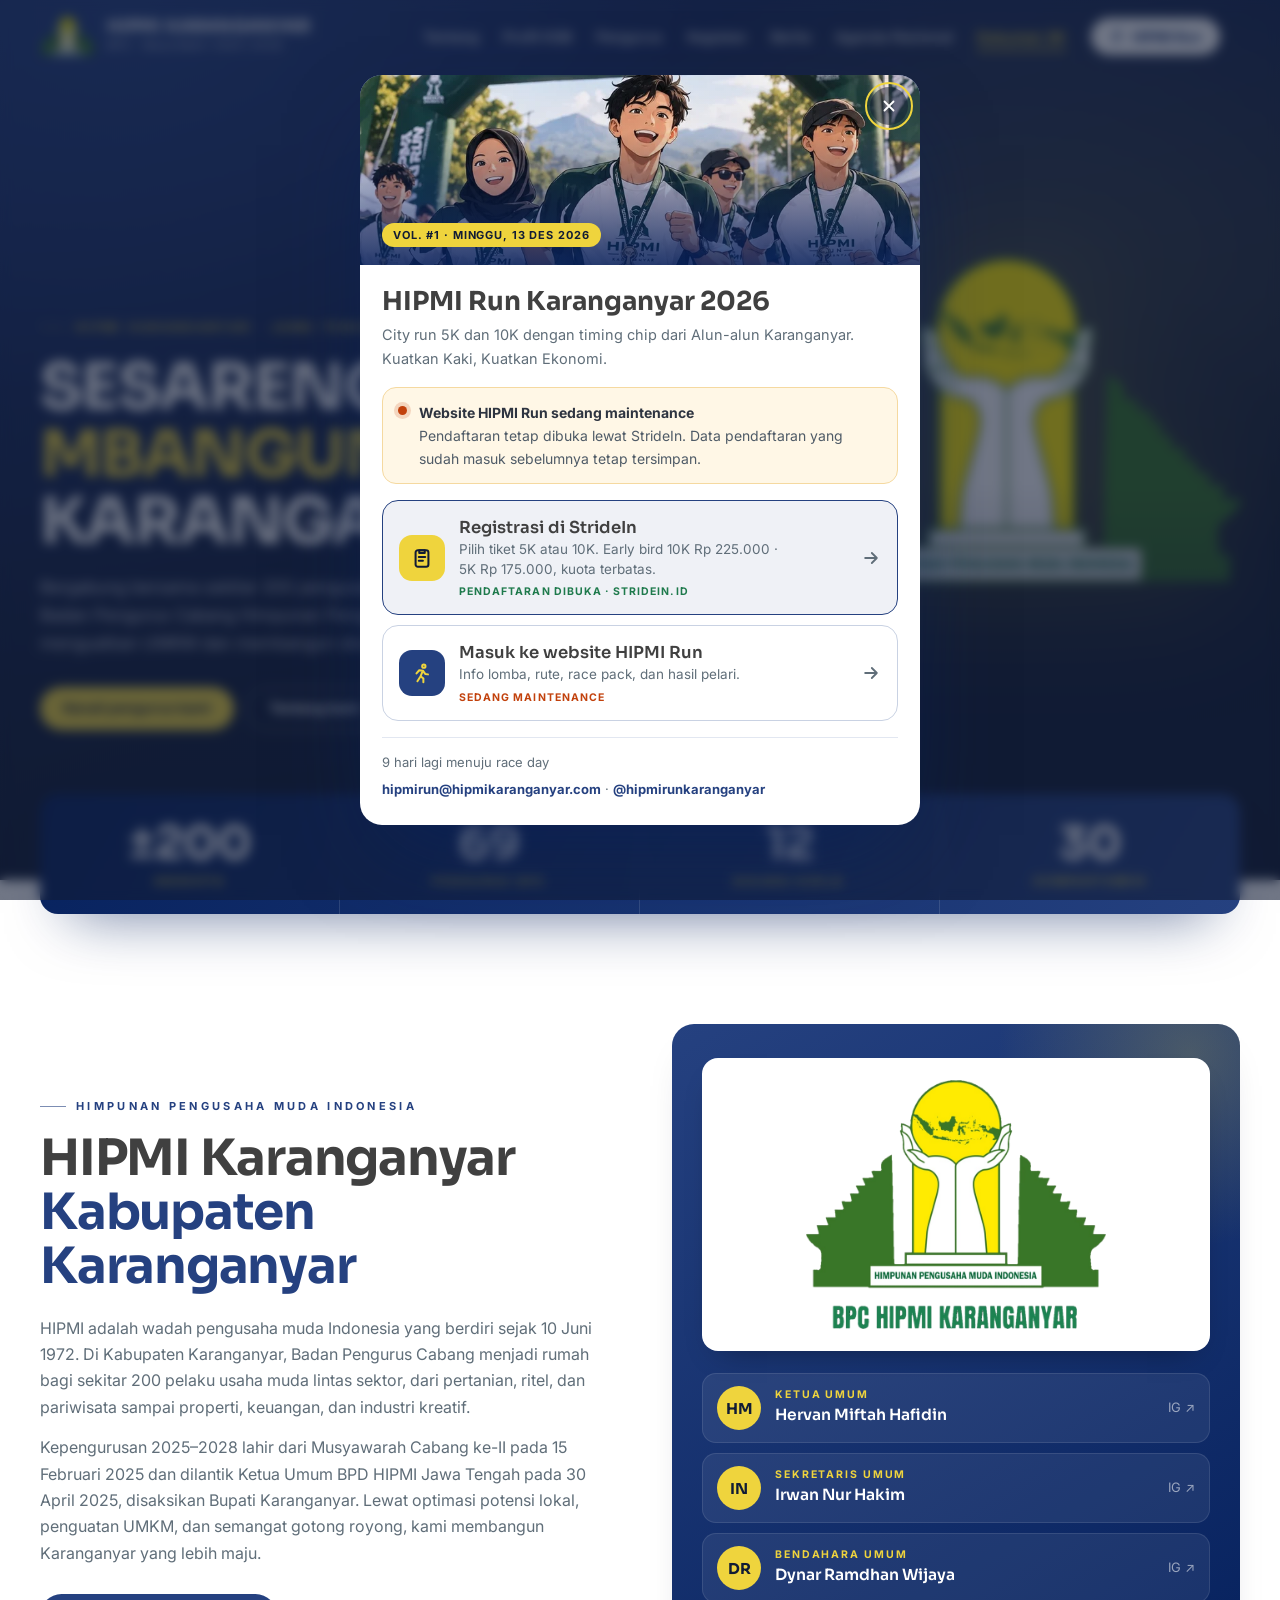
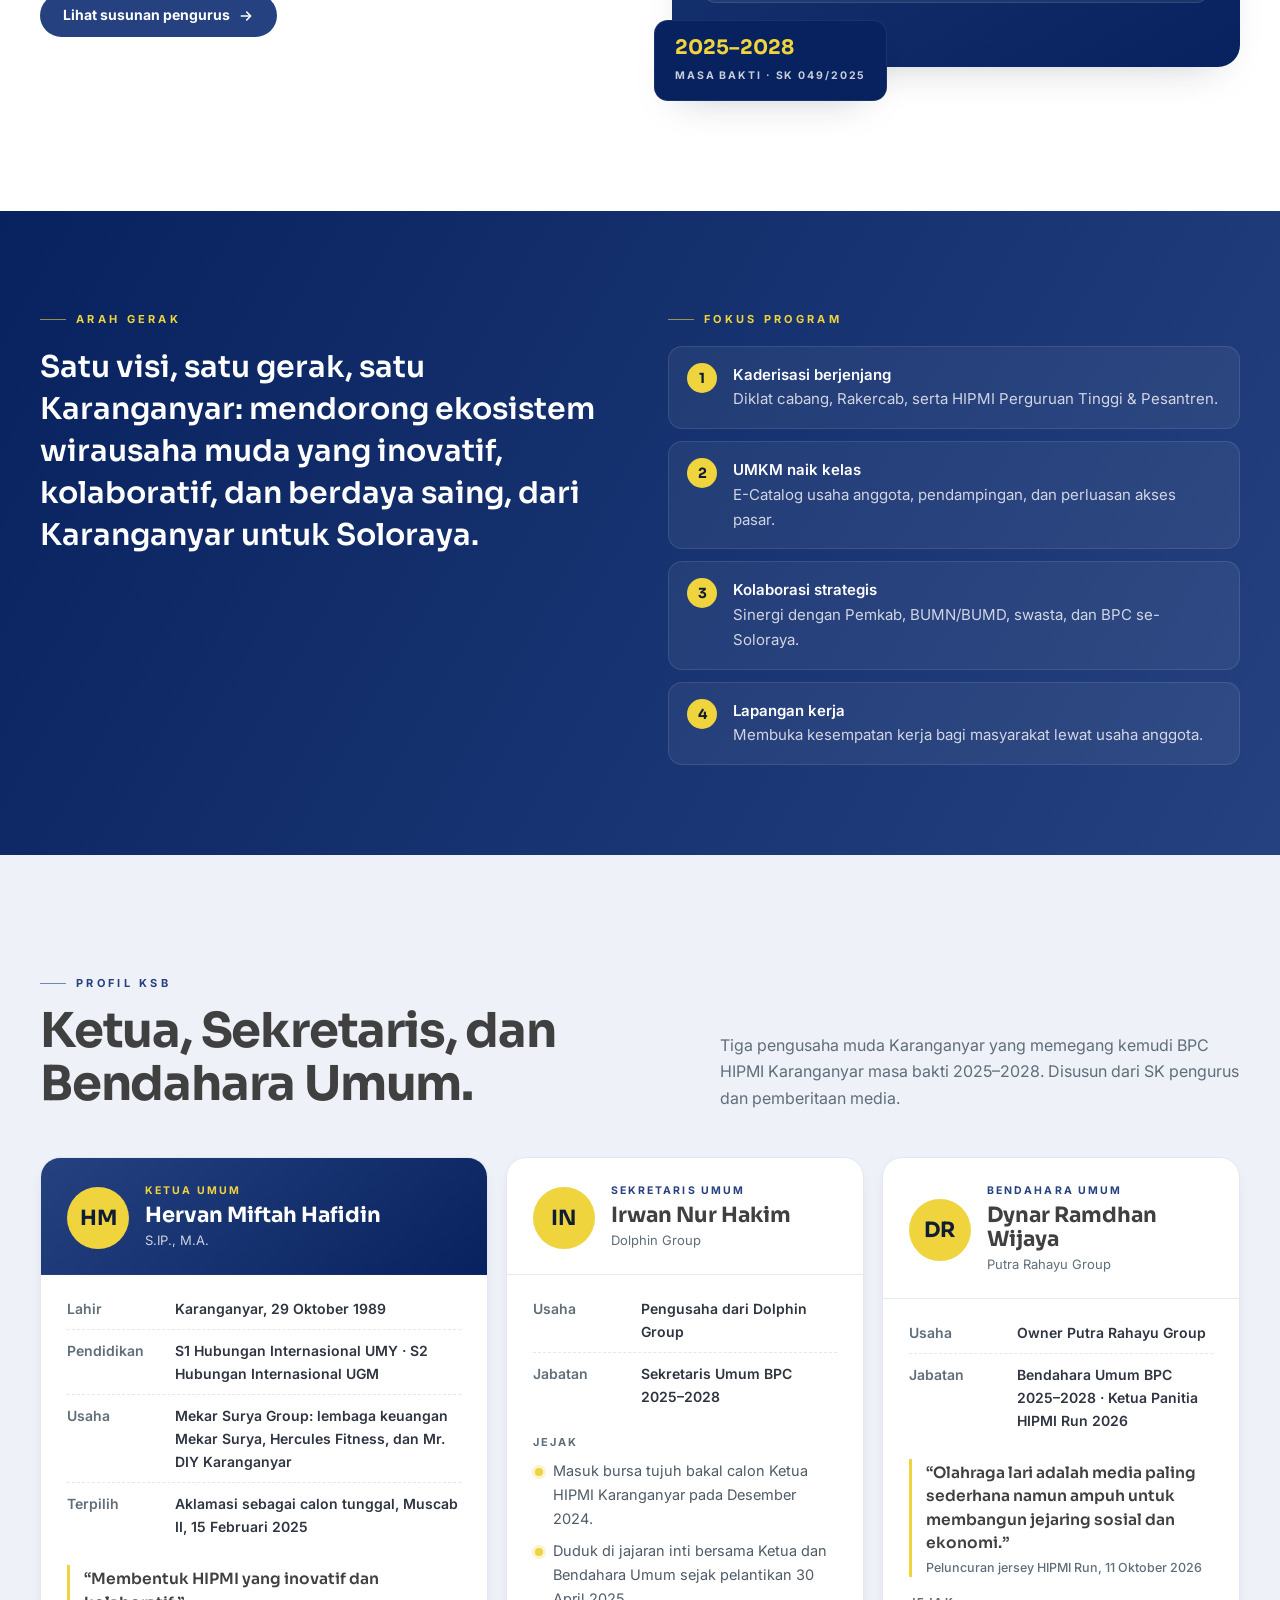
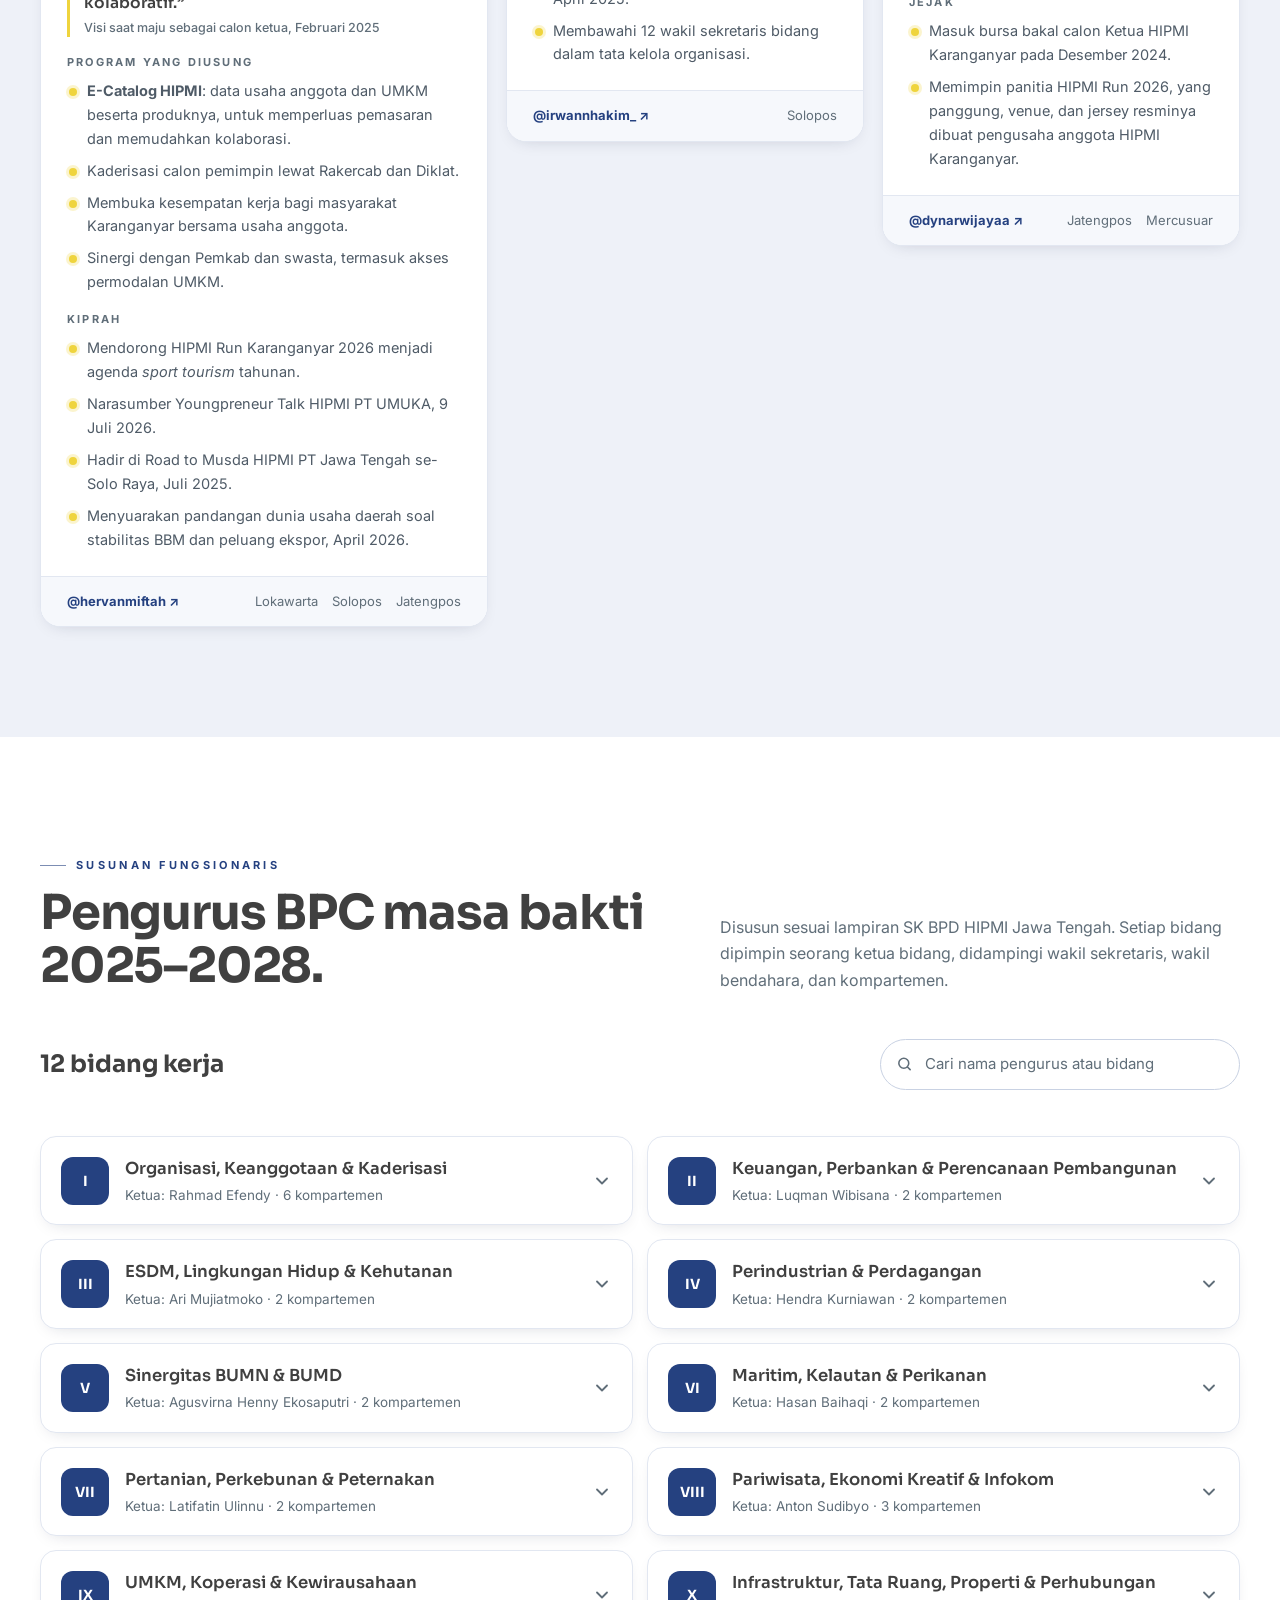
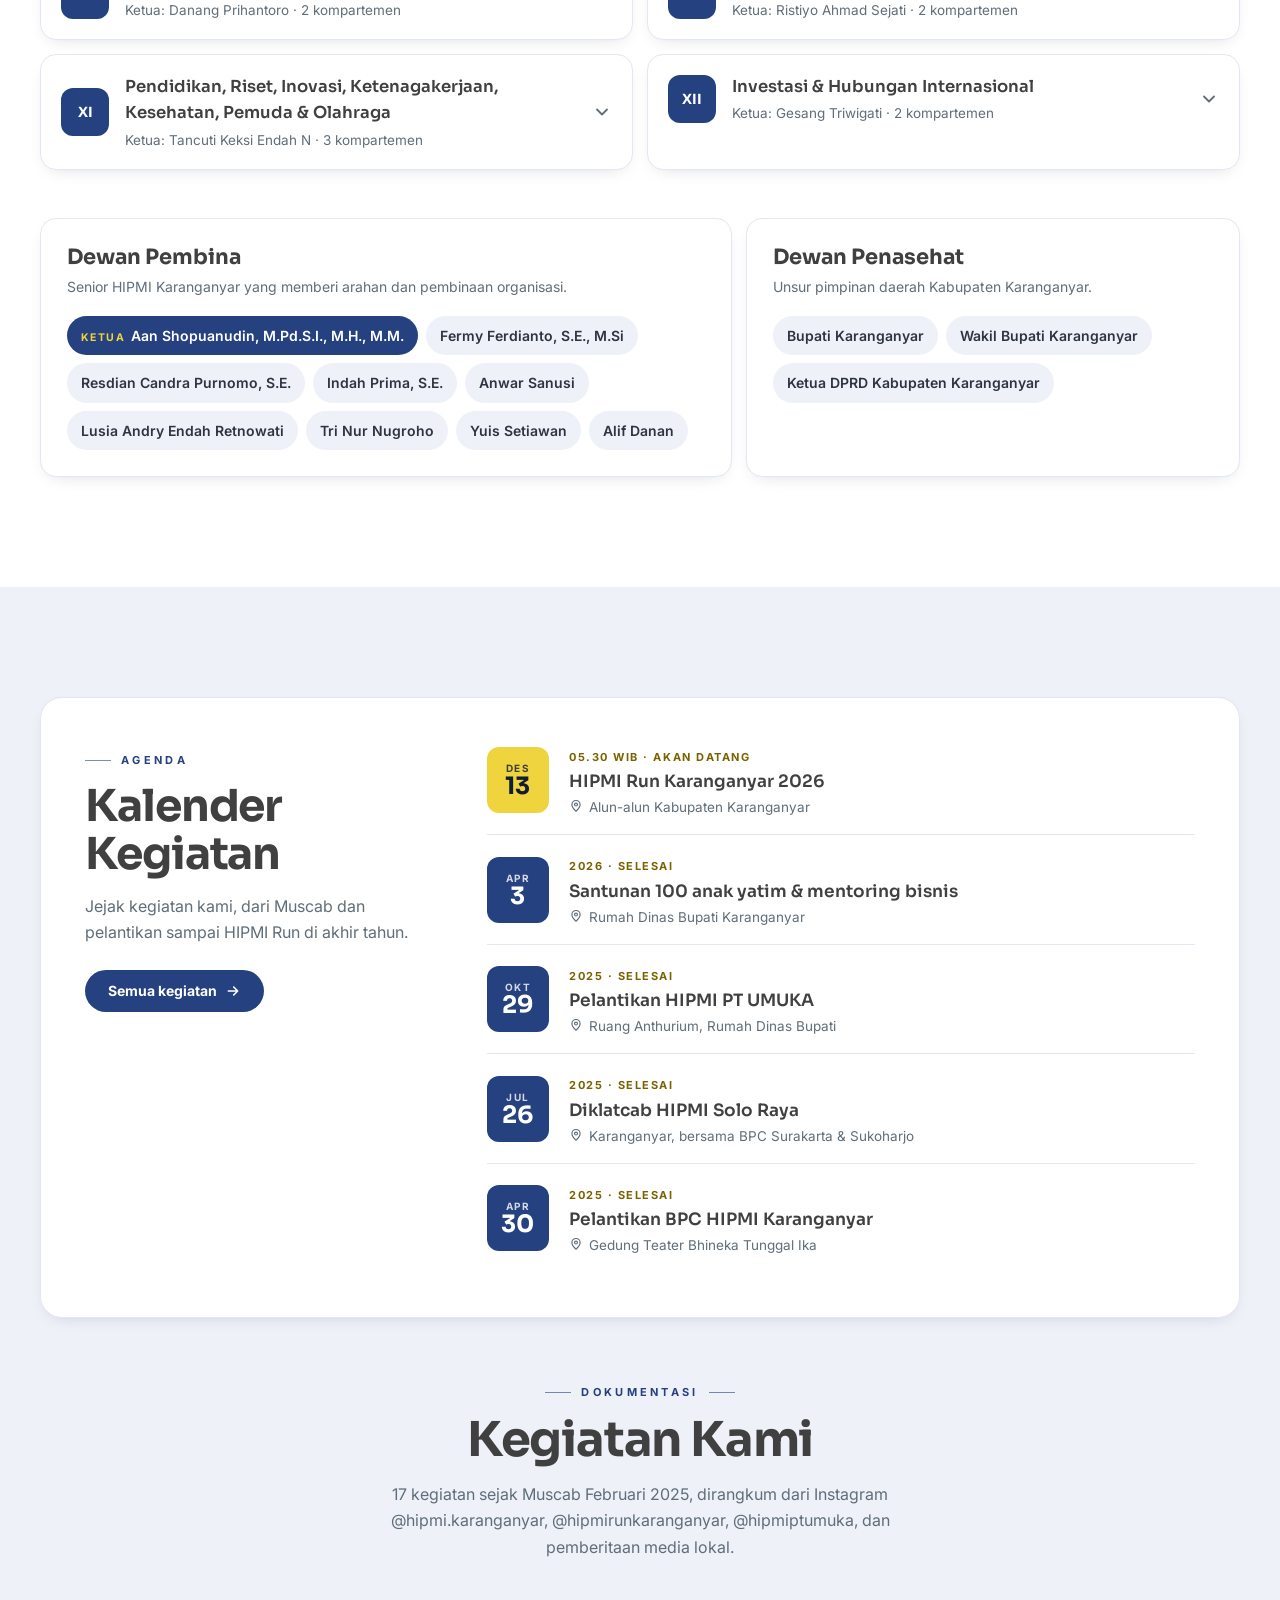
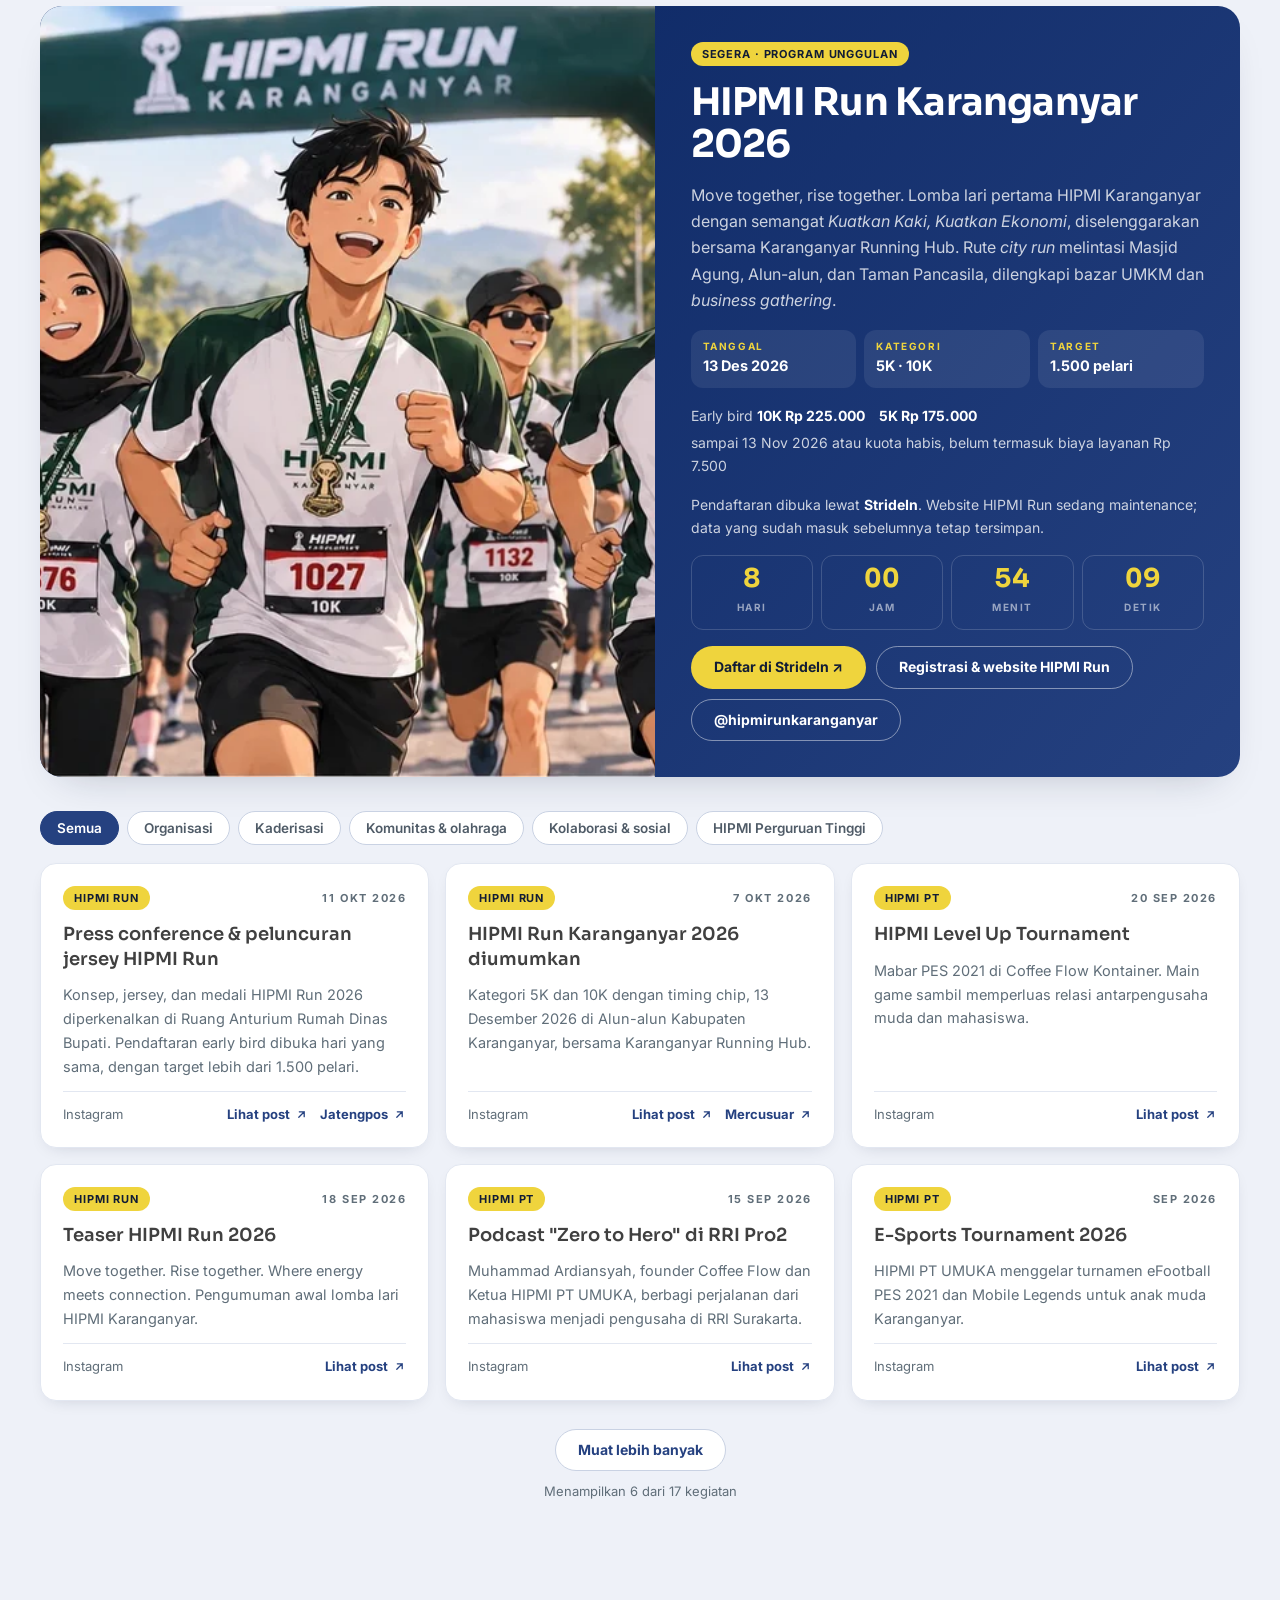
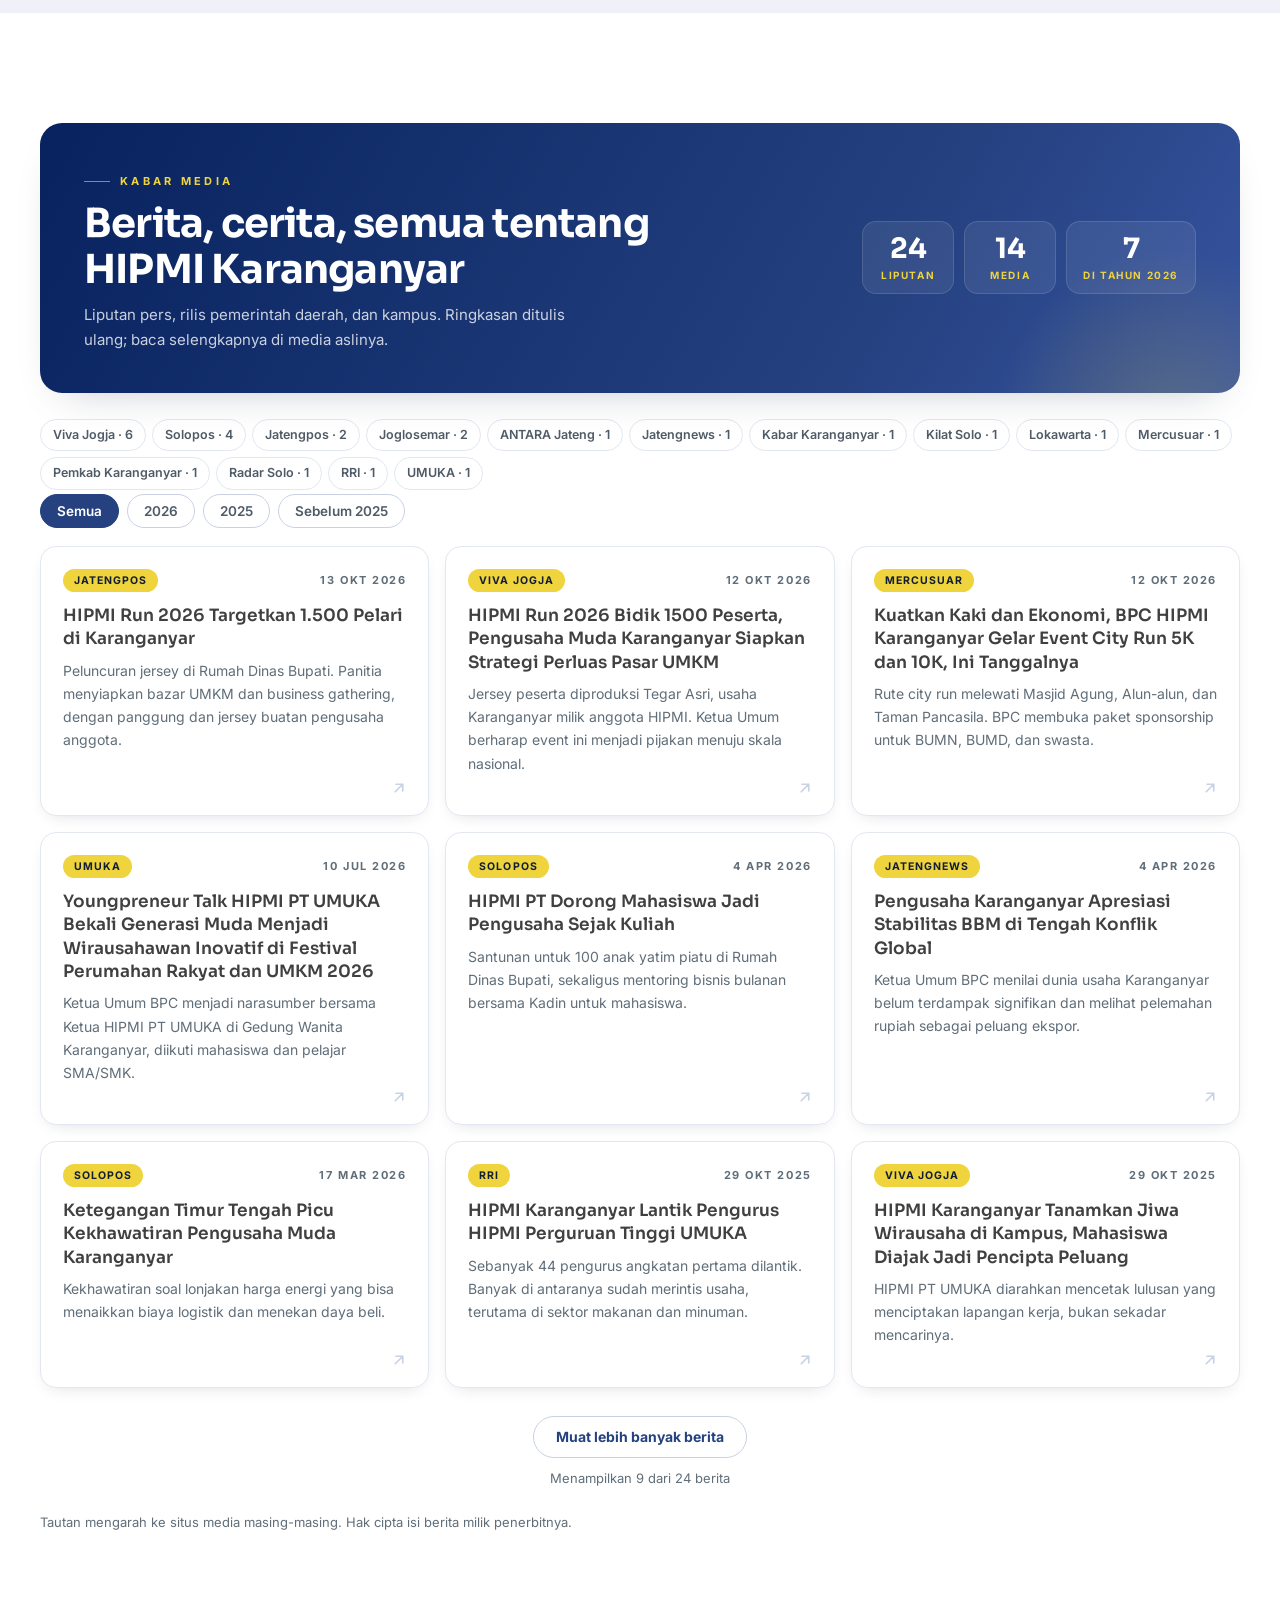
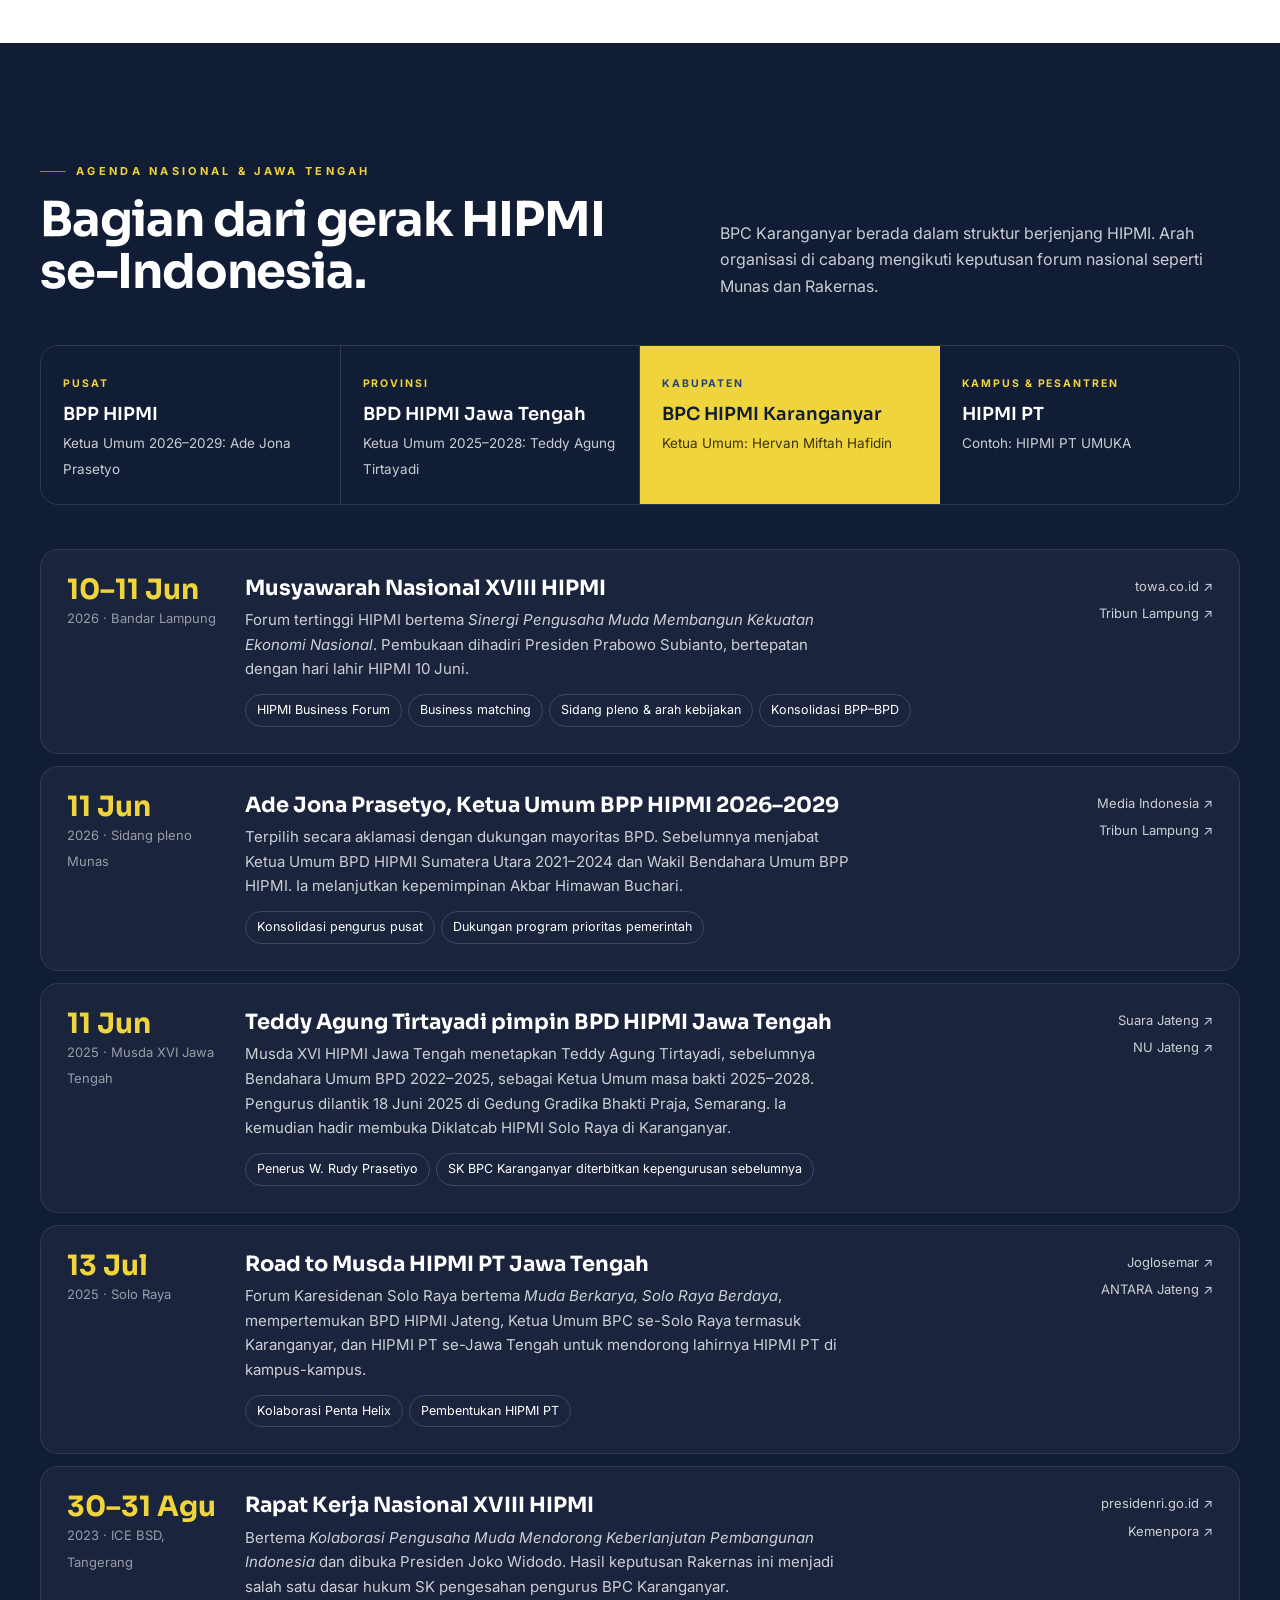
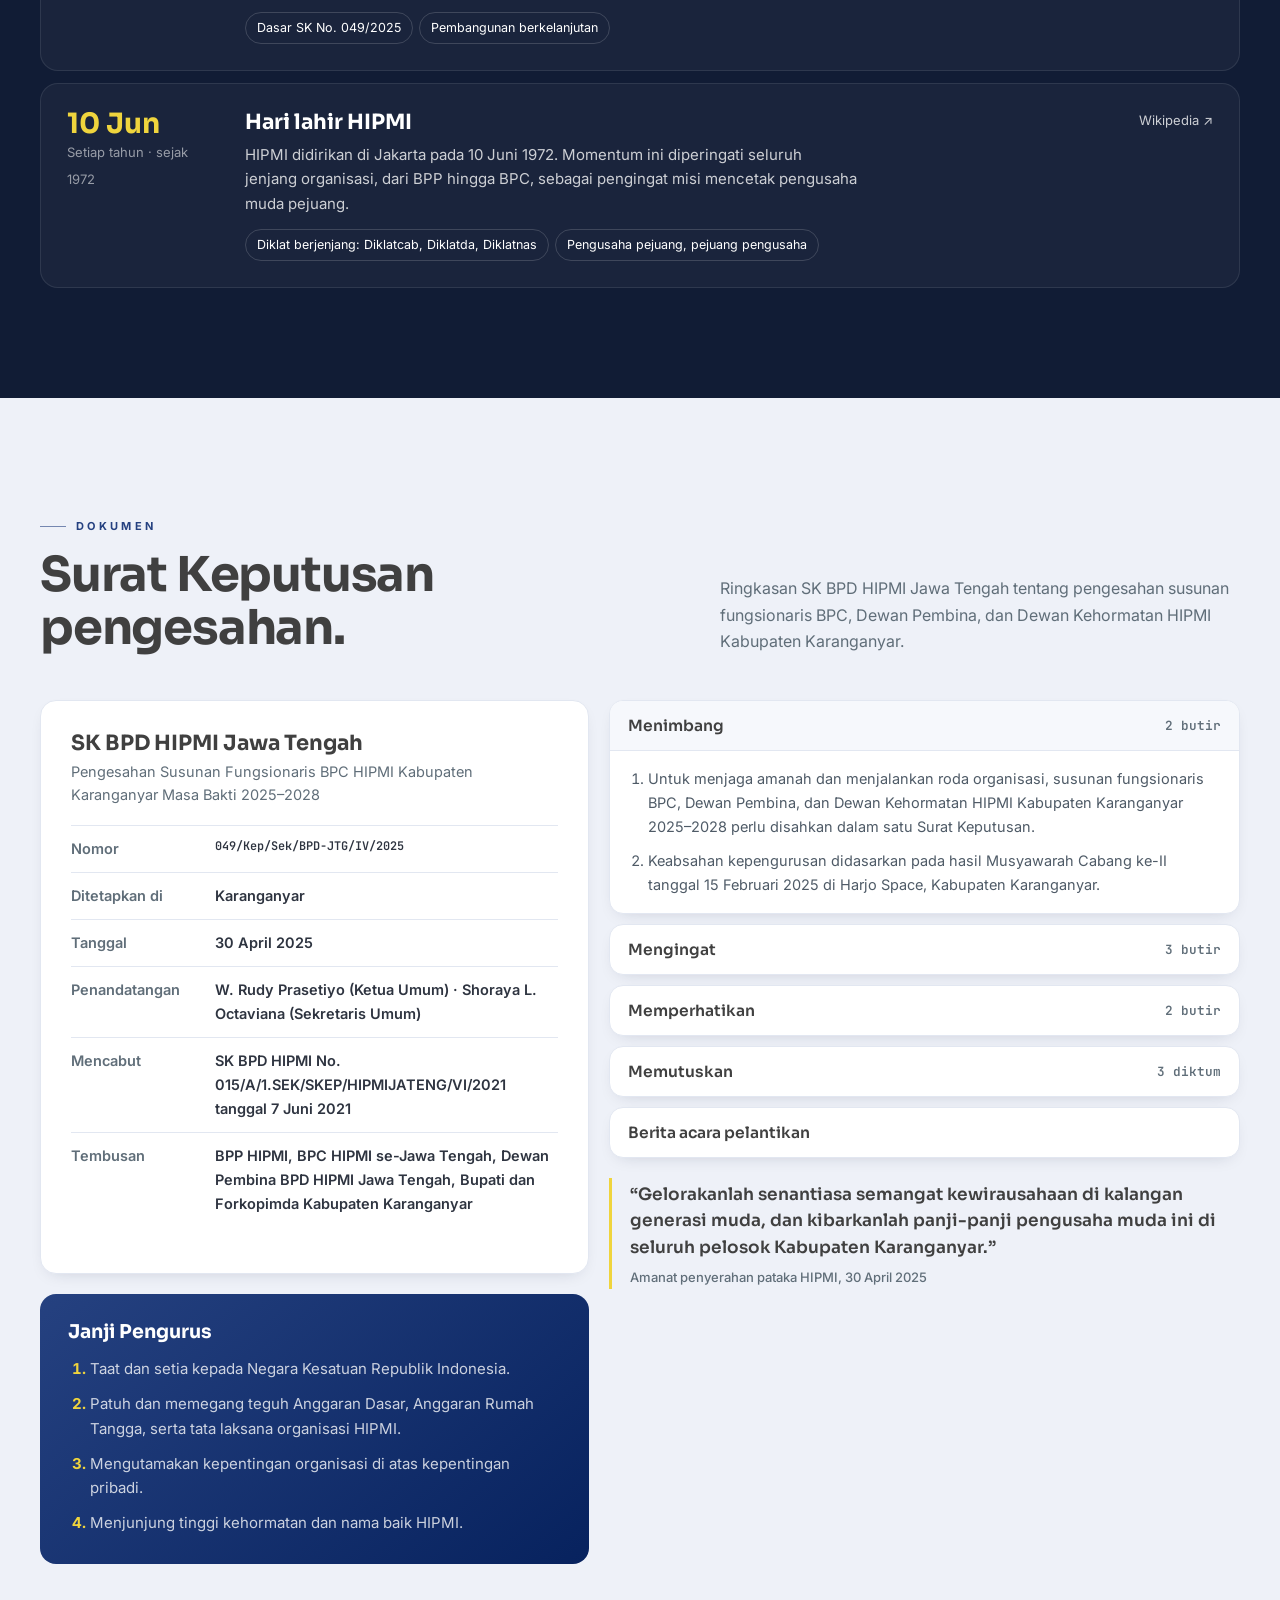
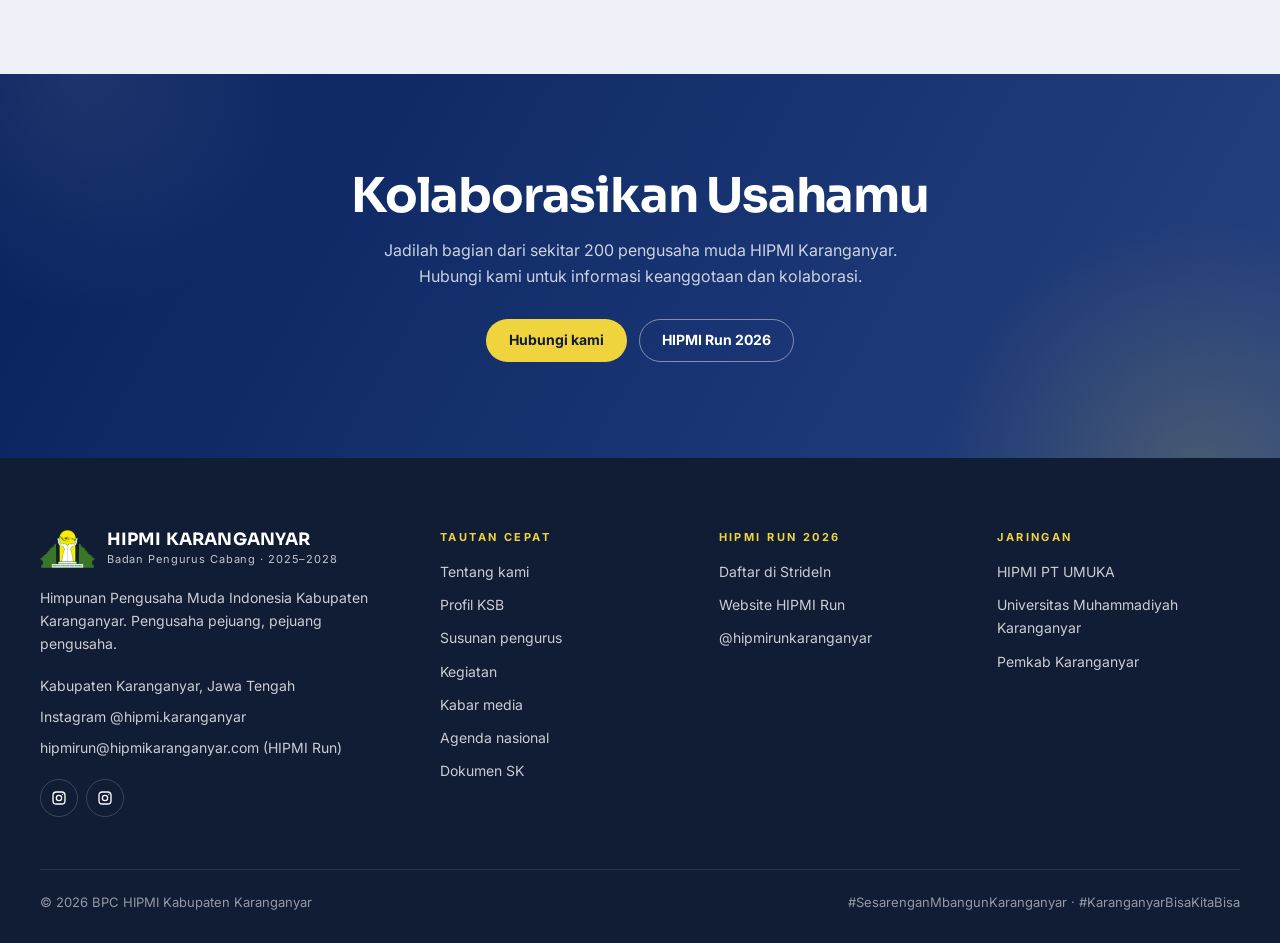
<file: index.html>
<!doctype html>
<html lang="id">
<head>
<meta charset="utf-8">
<meta name="viewport" content="width=device-width, initial-scale=1">
<title>HIPMI Karanganyar – Himpunan Pengusaha Muda Indonesia Kabupaten Karanganyar</title>
<meta name="description" content="Website resmi BPC HIPMI Karanganyar: wadah sekitar 200 pengusaha muda Kabupaten Karanganyar. Profil Ketua, Sekretaris, dan Bendahara Umum, susunan pengurus 2025–2028, kegiatan, kabar media, dan HIPMI Run 2026.">
<meta name="theme-color" content="#07225E">
<meta name="application-name" content="HIPMI Karanganyar">
<meta name="apple-mobile-web-app-title" content="HIPMI Karanganyar">
<link rel="icon" href="/favicon.ico" sizes="48x48">
<link rel="icon" type="image/png" sizes="512x512" href="/assets/icon-512.png">
<link rel="icon" type="image/png" sizes="192x192" href="/assets/icon-192.png">
<link rel="icon" type="image/png" sizes="96x96" href="/assets/icon-96.png">
<link rel="apple-touch-icon" href="/assets/apple-touch-icon.png">
<link rel="canonical" href="https://hipmikaranganyar.com/">
<meta property="og:type" content="website">
<meta property="og:locale" content="id_ID">
<meta property="og:site_name" content="HIPMI Karanganyar">
<meta property="og:title" content="HIPMI Karanganyar – Himpunan Pengusaha Muda Indonesia Kabupaten Karanganyar">
<meta property="og:description" content="Wadah sekitar 200 pengusaha muda Kabupaten Karanganyar. Profil pengurus 2025–2028, kegiatan, kabar media, dan HIPMI Run 2026.">
<meta property="og:url" content="https://hipmikaranganyar.com/">
<meta property="og:image" content="https://hipmikaranganyar.com/assets/og-image.jpg">
<meta property="og:image:width" content="1200">
<meta property="og:image:height" content="630">
<meta property="og:image:alt" content="Logo BPC HIPMI Karanganyar">
<meta name="twitter:card" content="summary_large_image">
<script type="application/ld+json">
{
  "@context": "https://schema.org",
  "@graph": [
    {
      "@type": "WebSite",
      "@id": "https://hipmikaranganyar.com/#website",
      "url": "https://hipmikaranganyar.com/",
      "name": "HIPMI Karanganyar",
      "alternateName": ["BPC HIPMI Karanganyar", "HIPMI Kabupaten Karanganyar"],
      "inLanguage": "id-ID",
      "publisher": { "@id": "https://hipmikaranganyar.com/#organization" }
    },
    {
      "@type": "Organization",
      "@id": "https://hipmikaranganyar.com/#organization",
      "name": "HIPMI Karanganyar",
      "alternateName": "BPC HIPMI Kabupaten Karanganyar",
      "legalName": "Badan Pengurus Cabang Himpunan Pengusaha Muda Indonesia Kabupaten Karanganyar",
      "url": "https://hipmikaranganyar.com/",
      "logo": {
        "@type": "ImageObject",
        "url": "https://hipmikaranganyar.com/assets/logo-bpc.png",
        "width": 720,
        "height": 598
      },
      "image": "https://hipmikaranganyar.com/assets/og-image.jpg",
      "address": {
        "@type": "PostalAddress",
        "addressLocality": "Karanganyar",
        "addressRegion": "Jawa Tengah",
        "addressCountry": "ID"
      },
      "parentOrganization": { "@type": "Organization", "name": "BPD HIPMI Jawa Tengah" },
      "sameAs": ["https://www.instagram.com/hipmi.karanganyar/"]
    }
  ]
}
</script>
<link rel="preconnect" href="https://fonts.googleapis.com">
<link rel="preconnect" href="https://fonts.gstatic.com" crossorigin>
<link rel="stylesheet" href="https://fonts.googleapis.com/css2?family=Sora:wght@600;700&family=Inter:wght@400;500;600;700&family=JetBrains+Mono:wght@500&display=swap">
<style>
/* Sistem desain mengikuti nada HIPMI Jaya: navy, emas, latar putih & tint. */
:root{
  --navy:#254180; --navy-deep:#07225E; --navy-ink:#111C35;
  --tint:#EEF1F8; --white:#FFFFFF; --surface-2:#F6F8FC;
  --gold:#EFD43D; --gold-hover:#F7E06A; --gold-ink:#7A6200;
  --heading:#404040; --ink:#2E3440; --ink-2:#4F5B67; --ink-3:#606E79;
  --line:#E2E7F1; --line-strong:#C9D2E3;
  --wash:rgba(37,65,128,.07);
  --on-navy:#FFFFFF; --on-navy-2:rgba(255,255,255,.78); --on-navy-3:rgba(255,255,255,.55);
  --shadow:0 18px 40px -24px rgba(17,28,53,.28);
  --shadow-sm:0 6px 18px -10px rgba(17,28,53,.22);
  --radius:16px; --font-head:"Sora",Inter,system-ui,sans-serif; --font-body:Inter,system-ui,-apple-system,"Segoe UI",Roboto,sans-serif;
}
*{box-sizing:border-box}
html{scroll-behavior:smooth;scroll-padding-top:80px;-webkit-text-size-adjust:100%}
body{margin:0;background:var(--white);color:var(--ink);font:400 16px/1.65 var(--font-body);overflow-x:clip}
img{max-width:100%;display:block}
a{color:inherit}
h1,h2,h3,h4{font-family:var(--font-head);margin:0;line-height:1.15;color:var(--heading)}
p{margin:0}
.wrap{width:min(1200px,100% - 40px);margin-inline:auto}
.mono{font-family:"JetBrains Mono",ui-monospace,monospace;font-size:.82em}
:focus-visible{outline:2px solid var(--gold);outline-offset:3px;border-radius:6px}

/* eyebrow: garis tipis + huruf kapital renggang */
.eyebrow{display:inline-flex;align-items:center;gap:10px;font:700 11px/1.2 var(--font-body);letter-spacing:.3em;text-transform:uppercase;color:var(--navy)}
.eyebrow::before{content:"";width:26px;height:1px;background:currentColor;opacity:.6}
.on-navy .eyebrow,.eyebrow.light{color:var(--gold)}
.center{text-align:center}
.center .eyebrow{justify-content:center}
@media (max-width:480px){.eyebrow{letter-spacing:.18em;font-size:10.5px}}
.center .eyebrow::after{content:"";width:26px;height:1px;background:currentColor;opacity:.6}

/* tombol pil */
.btn{display:inline-flex;align-items:center;justify-content:center;gap:8px;padding:12px 22px;border-radius:999px;font:700 14px/1.2 var(--font-body);text-decoration:none;border:1px solid transparent;cursor:pointer;transition:background .2s,color .2s,border-color .2s,transform .2s;white-space:nowrap}
.btn:active{transform:scale(.97)}
.btn svg{width:16px;height:16px}
.btn-gold{background:var(--gold);color:var(--navy-ink)}
.btn-gold:hover{background:var(--gold-hover)}
.btn-ghost{border-color:rgba(255,255,255,.45);color:#fff;background:transparent}
.btn-ghost:hover{border-color:#fff;background:rgba(255,255,255,.08)}
.btn-navy{background:var(--navy);color:#fff}
.btn-navy:hover{background:var(--navy-deep)}
.btn-white{background:#fff;color:var(--navy-deep)}
.btn-white:hover{background:var(--tint)}
.btn-line{background:#fff;border-color:var(--line-strong);color:var(--navy)}
.btn-line:hover{border-color:var(--navy)}

/* ---------- header: transparan di atas hero, putih saat digulir ---------- */
.nav{position:fixed;inset:0 0 auto 0;z-index:50;transition:background .3s,box-shadow .3s}
.nav .wrap{display:flex;align-items:center;gap:20px;height:72px}
.brand{display:flex;align-items:center;gap:12px;text-decoration:none;color:#fff;flex-shrink:0;min-width:0}
.brand img{height:38px;width:auto}
.brand b{font:700 17px/1.1 var(--font-head);letter-spacing:.01em;display:block;text-transform:uppercase}
.brand small{display:block;font-size:11px;letter-spacing:.08em;opacity:.75;white-space:nowrap;overflow:hidden;text-overflow:ellipsis}
.nav-links{display:flex;align-items:center;gap:2px;margin-left:auto}
.nav-links a{font:600 14px var(--font-body);color:rgba(255,255,255,.85);text-decoration:none;padding:8px 11px;position:relative;transition:color .2s}
.nav-links a::after{content:"";position:absolute;left:11px;right:11px;bottom:2px;height:2px;background:var(--gold);transform:scaleX(0);transition:transform .25s}
.nav-links a:hover{color:#fff}
.nav-links a:hover::after,.nav-links a.active::after{transform:scaleX(1)}
.nav-links a.active{color:var(--gold)}
.nav-actions{display:flex;gap:8px;align-items:center}
.icon-btn{width:40px;height:40px;border-radius:999px;border:1px solid rgba(255,255,255,.35);background:transparent;color:#fff;display:grid;place-items:center;cursor:pointer}
.icon-btn svg{width:19px;height:19px}
.menu-btn{display:none}
.run-pill{display:inline-flex;align-items:center;gap:7px;padding:10px 18px;border-radius:999px;border:0;background:#fff;color:var(--navy-deep);font:700 14px var(--font-body);cursor:pointer;transition:background .2s,transform .2s}
.run-pill:hover{background:var(--gold)}
.run-pill svg{width:16px;height:16px}
.nav-links .run-pill{margin-left:12px}
.nav.solid{background:rgba(255,255,255,.95);backdrop-filter:blur(14px);-webkit-backdrop-filter:blur(14px);box-shadow:0 6px 20px -10px rgba(17,28,53,.18)}
.nav.solid .brand{color:var(--navy-ink)}
.nav.solid .nav-links a{color:var(--ink-2)}
.nav.solid .nav-links a:hover{color:var(--navy)}
.nav.solid .nav-links a.active{color:var(--navy)}
.nav.solid .run-pill{background:var(--navy);color:#fff}
.nav.solid .run-pill:hover{background:var(--navy-deep)}
.nav.solid .icon-btn{border-color:var(--line-strong);color:var(--navy-ink)}
.mobile-menu{display:none}
@media (max-width:1120px){
  .nav-links{display:none}
  .nav-actions{margin-left:auto}
  .menu-btn{display:grid}
  .mobile-menu{position:fixed;inset:72px 0 auto 0;background:#fff;border-bottom:1px solid var(--line);box-shadow:var(--shadow);padding:6px 20px 18px;flex-direction:column;z-index:49}
  .mobile-menu.open{display:flex}
  .mobile-menu a{padding:13px 2px;font-weight:600;text-decoration:none;color:var(--ink);border-bottom:1px solid var(--line)}
  .mobile-menu .run-item{border:0;background:none;font:700 15px var(--font-body);color:var(--navy);text-align:left;padding:14px 2px 4px;cursor:pointer;display:flex;align-items:center;gap:8px}
  .mobile-menu .run-item svg{width:18px;height:18px}
}
.brand > span{min-width:0}
.brand b{white-space:nowrap;overflow:hidden;text-overflow:ellipsis}
@media (max-width:1120px){.nav .brand{flex-shrink:1}}
@media (max-width:380px){.brand small{display:none}.nav .wrap{gap:10px}.brand b{font-size:15px}.brand img{height:32px}}

/* ---------- hero ---------- */
.hero{position:relative;isolation:isolate;background:var(--navy-ink);color:#fff;min-height:min(100svh,880px);display:flex;flex-direction:column;justify-content:flex-end;overflow:hidden}
.hero-bg{position:absolute;inset:0;z-index:-2;background:
  radial-gradient(900px 520px at 82% 30%,rgba(239,212,61,.16),transparent 60%),
  radial-gradient(800px 600px at 10% 0%,rgba(37,65,128,.9),transparent 70%),
  linear-gradient(160deg,#1B3270 0%,#111C35 70%)}
.hero-bg::after{content:"";position:absolute;inset:0;background-image:radial-gradient(rgba(255,255,255,.09) 1px,transparent 1.2px);background-size:26px 26px;mask-image:linear-gradient(180deg,#000,transparent 85%)}
.hero-emblem{position:absolute;z-index:-1;right:max(3vw,calc((100vw - 1200px)/2 - 20px));top:50%;translate:0 -56%;width:min(38vw,470px);height:auto;filter:drop-shadow(0 30px 60px rgba(239,212,61,.22))}
.hero::after{content:"";position:absolute;inset:auto 0 0 0;height:45%;z-index:-1;background:linear-gradient(0deg,rgba(17,28,53,.85),transparent)}
.hero-content{padding:140px 0 150px}
.hero h1{font:700 clamp(38px,5.6vw,64px)/1.05 var(--font-head);letter-spacing:-.025em;text-transform:uppercase;color:#fff;margin:18px 0 18px;max-width:14ch}
.hero h1 em{font-style:normal;color:var(--gold)}
.hero .lede{font-size:clamp(15px,1.4vw,17px);color:var(--on-navy-2);max-width:52ch}
.hero-cta{display:flex;flex-wrap:wrap;gap:12px;margin-top:30px}
.stats{position:relative;z-index:2;margin-top:-86px}
.stats-bar{display:grid;grid-template-columns:repeat(4,1fr);background:linear-gradient(120deg,var(--navy-deep),var(--navy));border-radius:18px;box-shadow:0 30px 60px -30px rgba(7,34,94,.6);overflow:hidden}
.stat{padding:26px 18px;text-align:center;border-right:1px solid rgba(255,255,255,.12)}
.stat:last-child{border-right:0}
.stat b{display:block;font:700 clamp(30px,3.6vw,46px)/1 var(--font-head);color:#fff;letter-spacing:-.02em}
.stat span{display:block;margin-top:8px;font:700 11px var(--font-body);letter-spacing:.22em;text-transform:uppercase;color:var(--gold)}
@media (max-width:900px){.hero-emblem{opacity:.18;right:-40px;width:300px}.hero-content{padding:120px 0 130px}}
@media (max-width:640px){.stats-bar{grid-template-columns:1fr 1fr}.stat:nth-child(2){border-right:0}.stat:nth-child(-n+2){border-bottom:1px solid rgba(255,255,255,.12)}.stat{padding:20px 10px}}

/* ---------- section umum ---------- */
section{padding:110px 0}
.bg-tint{background:var(--tint)}
.bg-white{background:#fff}
.sec-head{display:grid;grid-template-columns:1.1fr 1fr;gap:40px;align-items:end;margin-bottom:46px}
.sec-head h2,.h2{font:700 clamp(30px,4vw,48px)/1.1 var(--font-head);letter-spacing:-.025em;color:var(--heading);margin-top:14px}
.sec-head p{color:var(--ink-3);max-width:52ch;justify-self:end}
.sec-head.center{display:block;text-align:center;max-width:760px;margin-inline:auto}
.sec-head.center p{margin:14px auto 0}
@media (max-width:820px){section{padding:76px 0}.sec-head{grid-template-columns:1fr;gap:14px;margin-bottom:32px}.sec-head p{justify-self:start}}
.card{background:#fff;border:1px solid var(--line);border-radius:var(--radius);box-shadow:var(--shadow-sm)}
.tag{display:inline-flex;align-self:flex-start;align-items:center;gap:6px;padding:5px 11px;border-radius:999px;font:700 11px var(--font-body);letter-spacing:.08em;text-transform:uppercase}
.tag.gold{background:var(--gold);color:var(--navy-ink)}
.tag.soft{background:var(--wash);color:var(--navy)}
.avatar{width:44px;height:44px;border-radius:50%;background:var(--gold);color:var(--navy-ink);display:grid;place-items:center;font:700 15px var(--font-head);flex-shrink:0}

/* ---------- tentang ---------- */
.about2{display:grid;grid-template-columns:1fr 1fr;gap:64px;align-items:center}
.about2 h2{font:700 clamp(32px,4.2vw,50px)/1.08 var(--font-head);letter-spacing:-.025em;margin:16px 0 22px}
.about2 h2 span{display:block;color:var(--navy)}
.about-copy{display:grid;gap:14px;color:var(--ink-3);max-width:58ch}
.about2 .btn{margin-top:28px}
.about-visual{position:relative;padding-bottom:34px}
.visual-card{background:linear-gradient(150deg,var(--navy),var(--navy-deep));border-radius:22px;padding:34px 30px 64px;color:#fff;box-shadow:var(--shadow);position:relative;overflow:hidden}
.visual-card::before{content:"";position:absolute;width:420px;height:420px;right:-160px;top:-180px;border-radius:50%;background:radial-gradient(circle,rgba(239,212,61,.22),transparent 65%)}
.logo-tile{position:relative;background:#fff;border-radius:16px;padding:22px 26px;margin-bottom:22px;box-shadow:0 14px 30px -18px rgba(0,0,0,.45)}
.logo-tile img{width:min(100%,300px);height:auto;margin:0 auto}
.trio{display:grid;gap:10px;position:relative}
.trio-item{display:flex;align-items:center;gap:14px;padding:12px 14px;background:rgba(255,255,255,.07);border:1px solid rgba(255,255,255,.1);border-radius:14px}
.trio-item small{display:block;font:700 10.5px var(--font-body);letter-spacing:.18em;text-transform:uppercase;color:var(--gold)}
.trio-item strong{font:600 15.5px var(--font-head)}
.trio-item a{margin-left:auto;font-size:13px;color:var(--on-navy-3);text-decoration:none;white-space:nowrap}
.trio-item a:hover{color:var(--gold)}
.visual-badge{position:absolute;left:-18px;bottom:0;background:var(--navy-deep);color:#fff;border-radius:14px;padding:14px 20px;box-shadow:var(--shadow);border:1px solid rgba(255,255,255,.08)}
.visual-badge b{display:block;font:700 20px var(--font-head);color:var(--gold)}
.visual-badge span{font:700 10.5px var(--font-body);letter-spacing:.18em;text-transform:uppercase;color:var(--on-navy-2)}
@media (max-width:900px){.about2{grid-template-columns:1fr;gap:44px}.visual-badge{left:12px}}

/* ---------- pita navy: arah gerak ---------- */
.band{background:linear-gradient(120deg,var(--navy-deep),var(--navy));color:#fff;padding:90px 0}
.band-grid{display:grid;grid-template-columns:1fr 1fr;gap:56px;align-items:start}
.band-lead{font:600 clamp(22px,2.6vw,30px)/1.4 var(--font-head);color:#fff;margin-top:18px}
.misi{display:grid;gap:12px;margin-top:18px}
.misi li{display:flex;gap:16px;align-items:flex-start;padding:16px 18px;background:rgba(255,255,255,.06);border:1px solid rgba(255,255,255,.1);border-radius:14px;color:var(--on-navy-2);font-size:15px}
.misi li b{color:#fff;display:block;font-weight:600}
.misi .num{width:30px;height:30px;border-radius:50%;background:var(--gold);color:var(--navy-ink);display:grid;place-items:center;font:700 14px var(--font-head);flex-shrink:0}
.misi ol,ol.misi{list-style:none;padding:0;margin:18px 0 0}
@media (max-width:900px){.band-grid{grid-template-columns:1fr;gap:36px}}

/* ---------- profil ksb ---------- */
.ksb{display:grid;grid-template-columns:1.25fr 1fr 1fr;gap:18px;align-items:start}
.person{background:#fff;border:1px solid var(--line);border-radius:20px;overflow:hidden;box-shadow:var(--shadow-sm);display:flex;flex-direction:column}
.person-head{padding:26px 26px 22px;display:flex;gap:16px;align-items:center;border-bottom:1px solid var(--line)}
.person .avatar{width:62px;height:62px;font-size:21px}
.person-head small{display:block;font:700 10.5px var(--font-body);letter-spacing:.2em;text-transform:uppercase;color:var(--navy)}
.person-head h3{font-size:21px;font-weight:700;margin-top:6px}
.person-head .cred{font-size:13px;color:var(--ink-3);margin-top:3px}
.person.lead .person-head{background:linear-gradient(140deg,var(--navy),var(--navy-deep));border-color:transparent}
.person.lead .person-head h3{color:#fff}
.person.lead .person-head small{color:var(--gold)}
.person.lead .person-head .cred{color:var(--on-navy-2)}
.person-body{padding:22px 26px 24px;display:grid;gap:18px}
.facts-list{display:grid;margin:0}
.facts-list div{display:grid;grid-template-columns:96px 1fr;gap:12px;padding:9px 0;border-top:1px dashed var(--line);font-size:14px}
.facts-list div:first-child{border-top:0;padding-top:0}
.facts-list dt{color:var(--ink-3);font-weight:600}
.facts-list dd{margin:0;font-weight:600;color:var(--ink)}
.person h4{font:700 11px var(--font-body);letter-spacing:.2em;text-transform:uppercase;color:var(--ink-3);margin-bottom:10px}
.ticks{list-style:none;margin:0;padding:0;display:grid;gap:8px;font-size:14.5px;color:var(--ink-2)}
.ticks li{position:relative;padding-left:20px}
.ticks li::before{content:"";position:absolute;left:2px;top:.62em;width:8px;height:8px;border-radius:50%;background:var(--gold);box-shadow:0 0 0 3px rgba(239,212,61,.25)}
.person blockquote{margin:0;border-left:3px solid var(--gold);padding:2px 0 2px 14px;font:600 15.5px/1.5 var(--font-head);color:var(--heading)}
.person blockquote cite{display:block;font:500 12.5px var(--font-body);color:var(--ink-3);margin-top:6px;font-style:normal}
.person-foot{margin-top:auto;padding:14px 26px;border-top:1px solid var(--line);display:flex;flex-wrap:wrap;gap:6px 14px;font-size:13px;background:var(--surface-2)}
.person-foot a{color:var(--ink-3);text-decoration:none}
.person-foot a:hover{color:var(--navy)}
.person-foot a.ig{color:var(--navy);font-weight:700;margin-right:auto}
@media (max-width:1020px){.ksb{grid-template-columns:1fr 1fr}.person.lead{grid-column:1/-1}}
@media (max-width:680px){.ksb{grid-template-columns:1fr}.facts-list div{grid-template-columns:1fr;gap:1px}}

/* ---------- pengurus ---------- */
.bid-tools{display:flex;flex-wrap:wrap;gap:12px;align-items:center;justify-content:space-between;margin-bottom:18px}
.bid-tools h3{font-size:24px}
.search{position:relative;flex:0 1 360px}
.search input{width:100%;font:inherit;font-size:15px;padding:12px 18px 12px 44px;border-radius:999px;border:1px solid var(--line-strong);background:#fff;color:var(--ink)}
.search input::placeholder{color:var(--ink-3)}
.search input:focus{outline:none;border-color:var(--navy);box-shadow:0 0 0 4px var(--wash)}
.search svg{position:absolute;left:16px;top:50%;translate:0 -50%;width:17px;height:17px;color:var(--ink-3)}
.search-note{font-size:13.5px;color:var(--ink-3);min-height:20px;margin:-4px 0 12px}
.bidang-grid{display:grid;grid-template-columns:repeat(2,1fr);gap:14px}
.bidang{background:#fff;border:1px solid var(--line);border-radius:var(--radius);overflow:hidden;box-shadow:var(--shadow-sm);transition:border-color .2s}
.bidang[hidden]{display:none}
.bidang:hover{border-color:var(--line-strong)}
.bidang summary{list-style:none;cursor:pointer;display:grid;grid-template-columns:auto 1fr auto;gap:16px;align-items:center;padding:18px 20px}
.bidang summary::-webkit-details-marker{display:none}
.bid-no{width:48px;height:48px;border-radius:12px;background:var(--navy);color:#fff;display:grid;place-items:center;font:700 14px var(--font-head)}
.bidang[open] .bid-no{background:var(--gold);color:var(--navy-ink)}
.bid-name{font:600 16.5px/1.3 var(--font-head);color:var(--heading)}
.bid-lead{font-size:13.5px;color:var(--ink-3);margin-top:3px}
.chev{width:20px;height:20px;color:var(--ink-3);transition:transform .25s}
.bidang[open] .chev{transform:rotate(180deg)}
.bid-body{padding:0 20px 20px;display:grid;gap:16px}
.officers{display:grid;grid-template-columns:repeat(3,1fr);gap:8px}
.officer{background:var(--tint);border-radius:12px;padding:10px 12px}
.officer small{display:block;font:700 10px var(--font-body);letter-spacing:.14em;text-transform:uppercase;color:var(--navy)}
.officer b{font-size:14px;font-weight:600;line-height:1.35;display:block;margin-top:3px;color:var(--ink)}
.komp-title{font:700 11px var(--font-body);letter-spacing:.18em;text-transform:uppercase;color:var(--ink-3)}
.komp{list-style:none;margin:8px 0 0;padding:0}
.komp li{display:flex;justify-content:space-between;gap:16px;padding:9px 0;border-top:1px dashed var(--line);font-size:14px}
.komp li span{color:var(--ink-3)}
.komp li b{font-weight:600;text-align:right;color:var(--ink)}
.hl{background:rgba(239,212,61,.45);border-radius:4px;box-shadow:0 0 0 2px rgba(239,212,61,.45)}
@media (max-width:900px){.bidang-grid{grid-template-columns:1fr}}
@media (max-width:520px){.officers{grid-template-columns:1fr}.komp li{flex-direction:column;gap:2px}.komp li b{text-align:left}}
.councils{display:grid;grid-template-columns:1.4fr 1fr;gap:14px;margin-top:48px}
.council{background:#fff;border:1px solid var(--line);border-radius:var(--radius);padding:26px;box-shadow:var(--shadow-sm)}
.council h3{font-size:21px;margin-bottom:6px}
.council > p{font-size:14px;color:var(--ink-3);margin-bottom:18px}
.chips{display:flex;flex-wrap:wrap;gap:8px}
.chip{padding:8px 14px;border-radius:999px;background:var(--tint);font-size:14px;font-weight:600;color:var(--ink)}
.chip.lead{background:var(--navy);color:#fff}
.chip.lead small{color:var(--gold);font-weight:700;margin-right:6px;font-size:10.5px;letter-spacing:.14em;text-transform:uppercase}
@media (max-width:820px){.councils{grid-template-columns:1fr}}

/* ---------- kalender kegiatan ---------- */
.cal{display:grid;grid-template-columns:.8fr 1.6fr;gap:48px;padding:44px;background:#fff;border-radius:22px;box-shadow:var(--shadow-sm);border:1px solid var(--line);margin-bottom:56px}
.cal h2{font:700 clamp(30px,3.6vw,44px)/1.1 var(--font-head);letter-spacing:-.025em;margin:14px 0 14px}
.cal > div > p{color:var(--ink-3);max-width:34ch}
.cal .btn{margin-top:24px}
.cal-list{list-style:none;margin:0;padding:0;display:grid}
.cal-item{display:grid;grid-template-columns:62px 1fr;gap:20px;align-items:center;padding:16px 0;border-top:1px solid var(--line)}
.cal-item:first-child{border-top:0;padding-top:0}
.date-tile{width:62px;height:66px;border-radius:12px;background:var(--navy);color:#fff;display:grid;place-content:center;text-align:center}
.date-tile small{font:700 10px var(--font-body);letter-spacing:.16em;text-transform:uppercase;opacity:.8}
.date-tile b{font:700 24px/1 var(--font-head)}
.cal-item.next .date-tile{background:var(--gold);color:var(--navy-ink)}
.cal-time{font:700 11px var(--font-body);letter-spacing:.14em;text-transform:uppercase;color:var(--gold-ink)}
.cal-item h4{font:600 17px/1.35 var(--font-head);margin:3px 0 2px}
.cal-item p{font-size:13.5px;color:var(--ink-3);display:flex;gap:6px;align-items:flex-start}
.cal-item p svg{width:14px;height:14px;flex-shrink:0;margin-top:3px}
@media (max-width:900px){.cal{grid-template-columns:1fr;gap:28px;padding:28px 22px}}

/* ---------- hipmi run feature ---------- */
.feature{display:grid;grid-template-columns:1.05fr 1fr;background:linear-gradient(130deg,var(--navy-deep),var(--navy));color:#fff;border-radius:22px;overflow:hidden;margin-bottom:22px;box-shadow:var(--shadow)}
.feature-img{position:relative;min-height:340px}
.feature-img img{position:absolute;inset:0;width:100%;height:100%;object-fit:cover}
.feature-body{padding:36px;display:flex;flex-direction:column;gap:16px}
.feature h3{font:700 clamp(26px,3vw,38px)/1.1 var(--font-head);color:#fff;letter-spacing:-.02em}
.feature p{color:var(--on-navy-2)}
.facts{display:grid;grid-template-columns:repeat(3,1fr);gap:8px}
.fact{background:rgba(255,255,255,.08);border-radius:12px;padding:10px 12px}
.fact small{display:block;font:700 10px var(--font-body);color:var(--gold);letter-spacing:.16em;text-transform:uppercase}
.fact b{font-size:14.5px}
.price{display:flex;flex-wrap:wrap;gap:4px 14px;font-size:14px;color:var(--on-navy-2)}
.price b{color:#fff}
.countdown{display:flex;gap:8px}
.cd{flex:1;text-align:center;border:1px solid rgba(255,255,255,.16);border-radius:12px;padding:10px 4px}
.cd b{display:block;font:700 26px/1 var(--font-head);color:var(--gold);font-variant-numeric:tabular-nums}
.cd span{font:700 10px var(--font-body);color:var(--on-navy-3);letter-spacing:.14em;text-transform:uppercase}
.feature .links{display:flex;gap:10px;flex-wrap:wrap;margin-top:auto}
.feature > *{min-width:0}
@media (max-width:900px){.feature{grid-template-columns:1fr}.feature-img{min-height:230px}.feature-body{padding:24px}}
@media (max-width:480px){.btn{white-space:normal;text-align:center}.feature .links .btn{flex:1 1 100%}}
@media (max-width:420px){.facts{grid-template-columns:1fr}}

/* ---------- daftar kegiatan ---------- */
.filters{display:flex;gap:8px;flex-wrap:wrap;margin:34px 0 18px}
.filter{font:600 13.5px var(--font-body);padding:8px 16px;border-radius:999px;border:1px solid var(--line-strong);background:#fff;color:var(--ink-2);cursor:pointer;transition:background .2s,color .2s,border-color .2s}
.filter:hover{border-color:var(--navy);color:var(--navy)}
.filter[aria-pressed="true"]{background:var(--navy);color:#fff;border-color:var(--navy)}
.events{display:grid;grid-template-columns:repeat(3,1fr);gap:16px}
.event{background:#fff;border:1px solid var(--line);border-radius:var(--radius);padding:22px;display:flex;flex-direction:column;gap:12px;box-shadow:var(--shadow-sm);transition:transform .25s,box-shadow .25s}
.event:hover{transform:translateY(-4px);box-shadow:var(--shadow)}
.event[hidden]{display:none}
.event-top{display:flex;justify-content:space-between;align-items:center;gap:10px}
.event .tag.soft{background:var(--gold);color:var(--navy-ink)}
.event time{font:700 11px var(--font-body);letter-spacing:.14em;text-transform:uppercase;color:var(--ink-3)}
.event h4{font:600 18px/1.35 var(--font-head)}
.event p{font-size:14.5px;color:var(--ink-3)}
.event .src{margin-top:auto;padding-top:12px;border-top:1px solid var(--line);display:flex;flex-wrap:wrap;justify-content:space-between;align-items:center;gap:6px 12px;font-size:13px;color:var(--ink-3)}
.event .src .links{display:flex;gap:12px;flex-wrap:wrap}
.event .src a{font-weight:700;color:var(--navy);text-decoration:none;display:inline-flex;align-items:center;gap:5px}
.event .src a:hover{text-decoration:underline}
.event .src svg{width:13px;height:13px}
@media (max-width:980px){.events{grid-template-columns:repeat(2,1fr)}}
@media (max-width:620px){.events{grid-template-columns:1fr}}
.more-wrap{display:flex;flex-direction:column;align-items:center;gap:10px;margin-top:28px}
.more-wrap[hidden]{display:none}
.more-count{font-size:13px;color:var(--ink-3)}

/* ---------- kabar media ---------- */
.press-banner{display:flex;flex-wrap:wrap;gap:24px;align-items:center;justify-content:space-between;padding:40px 44px;border-radius:22px;background:linear-gradient(120deg,var(--navy-deep),var(--navy) 70%,#3654A0);color:#fff;margin-bottom:26px;box-shadow:var(--shadow);position:relative;overflow:hidden}
.press-banner::after{content:"";position:absolute;width:380px;height:380px;right:-120px;bottom:-220px;border-radius:50%;background:radial-gradient(circle,rgba(239,212,61,.2),transparent 65%)}
.press-banner h2{font:700 clamp(26px,3.4vw,40px)/1.15 var(--font-head);color:#fff;letter-spacing:-.02em;margin-top:12px;max-width:20ch}
.press-banner p{color:var(--on-navy-2);margin-top:10px;max-width:56ch;font-size:15px}
.press-stats{display:flex;gap:10px;position:relative;z-index:1}
.press-stats span{background:rgba(255,255,255,.08);border:1px solid rgba(255,255,255,.12);border-radius:14px;padding:12px 16px;text-align:center;font:700 10px var(--font-body);letter-spacing:.16em;text-transform:uppercase;color:var(--gold);min-width:92px}
.press-stats b{display:block;font:700 28px/1.1 var(--font-head);color:#fff;letter-spacing:0;margin-bottom:4px}
.outlets{display:flex;flex-wrap:wrap;gap:6px;margin-bottom:4px}
.outlets span{font-size:12.5px;font-weight:600;padding:5px 12px;border-radius:999px;background:#fff;border:1px solid var(--line);color:var(--ink-2)}
.press{display:grid;grid-template-columns:repeat(3,1fr);gap:16px}
.news{display:flex;flex-direction:column;gap:12px;padding:22px;background:#fff;border:1px solid var(--line);border-radius:var(--radius);text-decoration:none;color:inherit;box-shadow:var(--shadow-sm);transition:transform .25s,box-shadow .25s;position:relative}
.news:hover{transform:translateY(-4px);box-shadow:var(--shadow)}
.news[hidden]{display:none}
.news .meta-col{display:flex;align-items:center;justify-content:space-between;gap:10px;flex-wrap:wrap}
.news time{font:700 11px var(--font-body);letter-spacing:.14em;text-transform:uppercase;color:var(--ink-3);order:2}
.news .outlet{order:1;font:700 10.5px var(--font-body);letter-spacing:.1em;text-transform:uppercase;padding:5px 11px;border-radius:999px;background:var(--gold);color:var(--navy-ink)}
.news h3{font:600 17px/1.38 var(--font-head)}
.news p{font-size:14px;color:var(--ink-3);margin-top:8px}
.news .arrow{position:absolute;right:20px;bottom:18px;width:18px;height:18px;color:var(--line-strong);transition:color .2s}
.news:hover .arrow{color:var(--navy)}
.news > span:nth-child(2){padding-bottom:18px}
.news.archive .outlet{background:var(--tint);color:var(--ink-3)}
.press-note{margin-top:22px;font-size:13px;color:var(--ink-3)}
@media (max-width:980px){.press{grid-template-columns:repeat(2,1fr)}}
@media (max-width:620px){.press{grid-template-columns:1fr}.press-banner{padding:28px 22px}.press-stats{width:100%}.press-stats span{flex:1;min-width:0}}

/* ---------- agenda nasional (navy) ---------- */
#nasional{background:var(--navy-ink);color:#fff}
#nasional .sec-head h2{color:#fff}
#nasional .eyebrow{color:var(--gold)}
#nasional .sec-head p{color:var(--on-navy-2)}
.ladder{display:grid;grid-template-columns:repeat(4,1fr);margin-bottom:44px;border:1px solid rgba(255,255,255,.12);border-radius:18px;overflow:hidden}
.rung{padding:22px;border-right:1px solid rgba(255,255,255,.12)}
.rung:last-child{border-right:0}
.rung small{font:700 10.5px var(--font-body);letter-spacing:.18em;text-transform:uppercase;color:var(--gold)}
.rung b{display:block;font:600 18px/1.25 var(--font-head);margin:8px 0 4px}
.rung span{font-size:13.5px;color:var(--on-navy-2)}
.rung.here{background:var(--gold);color:var(--navy-ink)}
.rung.here small{color:var(--navy)}
.rung.here span{color:#3A3410}
@media (max-width:820px){.ladder{grid-template-columns:1fr 1fr}.rung:nth-child(2){border-right:0}.rung:nth-child(-n+2){border-bottom:1px solid rgba(255,255,255,.12)}}
@media (max-width:460px){.ladder{grid-template-columns:1fr}.rung{border-right:0;border-bottom:1px solid rgba(255,255,255,.12)}.rung:last-child{border-bottom:0}}
.agenda{display:grid;gap:12px}
.ag{display:grid;grid-template-columns:150px 1fr auto;gap:28px;padding:26px;border-radius:18px;background:rgba(255,255,255,.04);border:1px solid rgba(255,255,255,.09);align-items:start}
.ag-date b{display:block;font:700 28px/1 var(--font-head);color:var(--gold)}
.ag-date span{font-size:13px;color:var(--on-navy-3)}
.ag h3{font-size:21px;margin-bottom:8px;color:#fff}
.ag p{color:var(--on-navy-2);font-size:15px;max-width:68ch}
.ag ul{margin:12px 0 0;padding:0;list-style:none;display:flex;flex-wrap:wrap;gap:6px}
.ag li{font-size:12.5px;padding:5px 11px;border-radius:999px;border:1px solid rgba(255,255,255,.16);color:#fff}
.ag .srcs{display:flex;flex-direction:column;gap:6px;font-size:13px;text-align:right}
.ag .srcs a{color:var(--on-navy-2);text-decoration:none;white-space:nowrap}
.ag .srcs a:hover{color:var(--gold)}
@media (max-width:820px){.ag{grid-template-columns:1fr;gap:14px;padding:22px}.ag .srcs{text-align:left;flex-direction:row;flex-wrap:wrap;gap:14px}}

/* ---------- dokumen ---------- */
.doc{display:grid;grid-template-columns:1fr 1.15fr;gap:20px}
.doc > *{min-width:0}
.paper{background:#fff;border:1px solid var(--line);border-radius:var(--radius);padding:30px;box-shadow:var(--shadow-sm)}
.paper h3{font-size:21px;margin-bottom:4px}
.meta{display:grid;margin-top:18px}
.meta div{display:grid;grid-template-columns:130px 1fr;gap:14px;padding:11px 0;border-top:1px solid var(--line);font-size:14.5px}
.meta dt{color:var(--ink-3);font-weight:600}
.meta dd{margin:0;font-weight:600;color:var(--ink)}
.clauses{display:grid;gap:10px}
.clause{background:#fff;border:1px solid var(--line);border-radius:14px;overflow:hidden;box-shadow:var(--shadow-sm)}
.clause summary{cursor:pointer;list-style:none;padding:15px 18px;display:flex;justify-content:space-between;align-items:center;font:600 15.5px var(--font-head);color:var(--heading);gap:12px}
.clause summary::-webkit-details-marker{display:none}
.clause[open] summary{background:var(--surface-2);border-bottom:1px solid var(--line)}
.clause ol{margin:0;padding:16px 18px 16px 38px;display:grid;gap:10px;font-size:14.5px;color:var(--ink-2)}
.pledge{margin-top:20px;background:linear-gradient(140deg,var(--navy),var(--navy-deep));color:#fff;border-radius:var(--radius);padding:28px}
.pledge h3{font-size:19px;margin-bottom:14px;color:#fff}
.pledge ol{margin:0;padding-left:22px;display:grid;gap:10px;color:var(--on-navy-2);font-size:15px}
.pledge ol li::marker{color:var(--gold);font-weight:700}
.quote{margin:20px 0 0;border-left:3px solid var(--gold);padding:4px 0 4px 18px;font:600 17px/1.55 var(--font-head);color:var(--heading)}
.quote cite{display:block;font:500 13px var(--font-body);color:var(--ink-3);margin-top:8px;font-style:normal}
.meta dd,.sk-badge .mono,.clause ol{overflow-wrap:anywhere}
@media (max-width:900px){.doc{grid-template-columns:1fr}.meta div{grid-template-columns:1fr;gap:2px}}

/* ---------- pita ajakan ---------- */
.cta-band{position:relative;isolation:isolate;overflow:hidden;background:linear-gradient(120deg,var(--navy-deep),var(--navy));color:#fff;text-align:center;padding:96px 0}
.cta-band::before,.cta-band::after{content:"";position:absolute;z-index:-1;border-radius:50%}
.cta-band::before{width:520px;height:520px;left:-180px;top:-260px;background:radial-gradient(circle,rgba(255,255,255,.08),transparent 65%)}
.cta-band::after{width:560px;height:560px;right:-200px;bottom:-300px;background:radial-gradient(circle,rgba(239,212,61,.18),transparent 65%)}
.cta-band h2{font:700 clamp(30px,4.2vw,48px)/1.1 var(--font-head);color:#fff;letter-spacing:-.025em}
.cta-band p{color:var(--on-navy-2);margin:14px auto 30px;max-width:54ch}
.cta-band .btns{display:flex;gap:12px;justify-content:center;flex-wrap:wrap}

/* ---------- footer ---------- */
footer{background:var(--navy-ink);color:#fff;padding:72px 0 30px}
.foot{display:grid;grid-template-columns:1.5fr 1fr 1fr 1fr;gap:36px}
.foot .brand{color:#fff}
.foot .small{font-size:14px;color:var(--on-navy-2);max-width:40ch;margin-top:18px}
.foot .contact{list-style:none;margin:18px 0 0;padding:0;display:grid;gap:8px;font-size:14px;color:var(--on-navy-2)}
.foot .contact a{color:var(--on-navy-2);text-decoration:none}
.foot .contact a:hover{color:var(--gold)}
.foot h4{font:700 11px var(--font-body);letter-spacing:.22em;text-transform:uppercase;color:var(--gold);margin-bottom:16px}
.foot ul.links{list-style:none;margin:0;padding:0;display:grid;gap:10px;font-size:14px}
.foot ul.links a{text-decoration:none;color:var(--on-navy-2)}
.foot ul.links a:hover{color:#fff}
.socials{display:flex;gap:8px;margin-top:20px}
.socials a{width:38px;height:38px;border-radius:50%;border:1px solid rgba(255,255,255,.18);display:grid;place-items:center;color:#fff}
.socials a:hover{background:var(--gold);color:var(--navy-ink);border-color:var(--gold)}
.socials svg{width:16px;height:16px}
.copy{margin-top:52px;padding-top:22px;border-top:1px solid rgba(255,255,255,.1);font-size:13px;color:var(--on-navy-3);display:flex;justify-content:space-between;gap:12px;flex-wrap:wrap}
@media (max-width:980px){.foot{grid-template-columns:1fr 1fr}}
@media (max-width:560px){.foot{grid-template-columns:1fr}}

/* ---------- pop-up hipmi run ---------- */
.run-fab{position:fixed;right:16px;bottom:16px;z-index:40;background:var(--gold);color:var(--navy-ink);box-shadow:0 14px 30px -12px rgba(17,28,53,.5);padding:12px 18px 12px 14px;opacity:0;translate:0 16px;pointer-events:none;transition:opacity .3s,translate .3s}
.run-fab.show{opacity:1;translate:0 0;pointer-events:auto}
.run-fab .dot{width:8px;height:8px;border-radius:50%;background:#C2410C;box-shadow:0 0 0 3px rgba(194,65,12,.25)}
@media (min-width:1121px){.run-fab{display:none}}
.run-modal{border:0;padding:0;width:min(560px,100% - 32px);max-height:min(92vh,860px);border-radius:22px;background:#fff;color:var(--ink);box-shadow:0 40px 90px -30px rgba(7,34,94,.6);overflow:auto;overscroll-behavior:contain}
.run-modal::backdrop{background:rgba(17,28,53,.6);backdrop-filter:blur(6px);-webkit-backdrop-filter:blur(6px)}
.run-modal[open]{animation:runIn .35s cubic-bezier(.2,.8,.2,1)}
@keyframes runIn{from{opacity:0;transform:translateY(18px) scale(.98)}to{opacity:1;transform:none}}
.run-hero{position:relative;height:190px;background:var(--navy)}
.run-hero img{width:100%;height:100%;object-fit:cover;object-position:center 30%}
.run-hero::after{content:"";position:absolute;inset:0;background:linear-gradient(180deg,rgba(7,34,94,.05) 30%,rgba(7,34,94,.85))}
.run-hero .tag{position:absolute;left:22px;bottom:18px;z-index:1;white-space:nowrap}
.run-close{position:absolute;top:12px;right:12px;z-index:2;width:38px;height:38px;border-radius:50%;border:0;background:rgba(17,28,53,.5);color:#fff;display:grid;place-items:center;cursor:pointer}
.run-close:hover{background:rgba(17,28,53,.75)}
.run-close svg{width:18px;height:18px}
.run-body{padding:22px 22px 24px;display:grid;gap:16px}
.run-body h2{font-size:26px;font-weight:700}
.run-sub{color:var(--ink-3);font-size:14.5px;margin-top:6px}
.run-status{display:flex;gap:12px;align-items:flex-start;padding:13px 15px;border-radius:14px;background:#FFF7E6;border:1px solid #F5D9A0;font-size:14px;color:var(--ink-2)}
.run-status b{display:block;color:var(--ink);font-size:14px}
.run-status .dot{flex-shrink:0;margin-top:5px;width:9px;height:9px;border-radius:50%;background:#C2410C;box-shadow:0 0 0 4px rgba(194,65,12,.18);animation:pulse 1.8s ease-in-out infinite}
@keyframes pulse{50%{box-shadow:0 0 0 7px rgba(194,65,12,0)}}
.run-options{display:grid;gap:10px}
.run-opt{display:grid;grid-template-columns:auto 1fr auto;gap:14px;align-items:center;padding:16px;border-radius:16px;border:1px solid var(--line-strong);text-decoration:none;color:inherit;transition:border-color .2s,background .2s}
.run-opt:hover{border-color:var(--navy);background:var(--wash)}
.run-opt.primary{border-color:var(--navy);background:var(--wash)}
.run-opt .ico{width:46px;height:46px;border-radius:13px;display:grid;place-items:center;background:var(--gold);color:var(--navy-ink)}
.run-opt.alt .ico{background:var(--navy);color:var(--gold)}
.run-opt .ico svg{width:22px;height:22px}
.run-opt > span:not(.ico){min-width:0}
.run-opt b{display:block;font:600 16.5px var(--font-head);color:var(--heading)}
.run-opt > span > span{display:block;font-size:13.5px;color:var(--ink-3);margin-top:2px;line-height:1.45}
.run-opt em{font-style:normal;font:700 10.5px var(--font-body);letter-spacing:.1em;text-transform:uppercase;color:#C2410C;margin-top:6px;display:block}
.run-opt em.open{color:#1E7A4C}
.run-opt .go{width:20px;height:20px;color:var(--ink-3)}
.run-meta{display:flex;flex-wrap:wrap;gap:6px 16px;justify-content:space-between;font-size:13px;color:var(--ink-3);padding-top:14px;border-top:1px solid var(--line)}
.run-meta a{color:var(--navy);font-weight:700;text-decoration:none}
.run-meta a:hover{text-decoration:underline}
@media (max-width:420px){.run-hero{height:150px}.run-body h2{font-size:23px}.run-opt{grid-template-columns:auto 1fr;padding:14px}.run-opt .go{display:none}}

/* reveal */
.reveal{opacity:0;transform:translateY(18px);transition:opacity .7s cubic-bezier(.2,.7,.2,1),transform .7s cubic-bezier(.2,.7,.2,1)}
.reveal.in{opacity:1;transform:none}
@media (prefers-reduced-motion:reduce){.reveal{opacity:1;transform:none;transition:none}html{scroll-behavior:auto}.run-modal[open],.run-status .dot{animation:none}}
</style>
</head>
<body>

<nav class="nav" id="siteNav" aria-label="Navigasi utama">
  <div class="wrap">
    <a class="brand" href="#top">
      <img src="assets/logo-mark.png" alt="Logo BPC HIPMI Karanganyar" width="55" height="38">
      <span><b>HIPMI Karanganyar</b><small>BPC · Masa Bakti 2025–2028</small></span>
    </a>
    <div class="nav-links">
      <a href="#tentang">Tentang</a>
      <a href="#ksb">Profil KSB</a>
      <a href="#pengurus">Pengurus</a>
      <a href="#kegiatan">Kegiatan</a>
      <a href="#berita">Berita</a>
      <a href="#nasional">Agenda Nasional</a>
      <a href="#dokumen">Dokumen SK</a>
      <button class="run-pill" type="button" data-run-open><svg viewBox="0 0 24 24" fill="none" stroke="currentColor" stroke-width="2.2" stroke-linecap="round" stroke-linejoin="round" aria-hidden="true"><circle cx="14" cy="4.5" r="1.8"/><path d="m7 21 3.5-5.5 3 2.5V22M6 12.5l3-3.5 4 .5 2.5 3.5 3 .5M10.5 15.5 13 9.5"/></svg>HIPMI Run</button>
    </div>
    <div class="nav-actions">
      <button class="icon-btn menu-btn" id="menuBtn" type="button" aria-label="Buka menu" aria-expanded="false" aria-controls="mobileMenu">
        <svg viewBox="0 0 24 24" fill="none" stroke="currentColor" stroke-width="2" stroke-linecap="round"><path d="M4 7h16M4 12h16M4 17h16"/></svg>
      </button>
    </div>
  </div>
  <div class="mobile-menu" id="mobileMenu">
    <a href="#tentang">Tentang</a>
    <a href="#ksb">Profil KSB</a>
    <a href="#pengurus">Pengurus</a>
    <a href="#kegiatan">Kegiatan</a>
    <a href="#berita">Berita</a>
    <a href="#nasional">Agenda Nasional</a>
    <a href="#dokumen">Dokumen SK</a>
    <button class="run-item" type="button" data-run-open><svg viewBox="0 0 24 24" fill="none" stroke="currentColor" stroke-width="2.2" stroke-linecap="round" stroke-linejoin="round" aria-hidden="true"><circle cx="14" cy="4.5" r="1.8"/><path d="m7 21 3.5-5.5 3 2.5V22M6 12.5l3-3.5 4 .5 2.5 3.5 3 .5M10.5 15.5 13 9.5"/></svg>HIPMI Run 2026</button>
  </div>
</nav>

<header class="hero" id="top">
  <div class="hero-bg" aria-hidden="true"></div>
  <img class="hero-emblem" src="assets/logo-mark.png" alt="" width="470" height="326">
  <div class="wrap hero-content">
    <span class="eyebrow light">HIPMI Karanganyar · Jawa Tengah</span>
    <h1>Sesarengan <em>Mbangun</em> Karanganyar</h1>
    <p class="lede">Bergabung bersama sekitar 200 pengusaha muda Karanganyar dalam Badan Pengurus Cabang Himpunan Pengusaha Muda Indonesia, untuk menguatkan UMKM dan membangun ekosistem usaha yang kolaboratif.</p>
    <div class="hero-cta">
      <a class="btn btn-gold" href="#ksb">Kenali pengurus kami</a>
      <a class="btn btn-ghost" href="#tentang">Tentang kami</a>
    </div>
  </div>
</header>
<div class="stats">
  <div class="wrap">
    <div class="stats-bar" aria-label="HIPMI Karanganyar dalam angka">
      <div class="stat"><b>±200</b><span>Anggota</span></div>
      <div class="stat"><b>69</b><span>Pengurus BPC</span></div>
      <div class="stat"><b>12</b><span>Bidang kerja</span></div>
      <div class="stat"><b>30</b><span>Kompartemen</span></div>
    </div>
  </div>
</div>

<main>
<section id="tentang" class="bg-white">
  <div class="wrap about2">
    <div class="reveal">
      <span class="eyebrow">Himpunan Pengusaha Muda Indonesia</span>
      <h2>HIPMI Karanganyar <span>Kabupaten Karanganyar</span></h2>
      <div class="about-copy">
        <p>HIPMI adalah wadah pengusaha muda Indonesia yang berdiri sejak 10 Juni 1972. Di Kabupaten Karanganyar, Badan Pengurus Cabang menjadi rumah bagi sekitar 200 pelaku usaha muda lintas sektor, dari pertanian, ritel, dan pariwisata sampai properti, keuangan, dan industri kreatif.</p>
        <p>Kepengurusan 2025–2028 lahir dari Musyawarah Cabang ke-II pada 15 Februari 2025 dan dilantik Ketua Umum BPD HIPMI Jawa Tengah pada 30 April 2025, disaksikan Bupati Karanganyar. Lewat optimasi potensi lokal, penguatan UMKM, dan semangat gotong royong, kami membangun Karanganyar yang lebih maju.</p>
      </div>
      <a class="btn btn-navy" href="#pengurus">Lihat susunan pengurus <svg viewBox="0 0 24 24" fill="none" stroke="currentColor" stroke-width="2.4" stroke-linecap="round" stroke-linejoin="round"><path d="M5 12h14M13 6l6 6-6 6"/></svg></a>
    </div>
    <div class="about-visual reveal">
      <div class="visual-card">
        <div class="logo-tile"><img src="assets/logo-bpc.png" alt="Logo BPC HIPMI Karanganyar" width="300" height="249"></div>
        <div class="trio">
          <div class="trio-item"><span class="avatar">HM</span><div><small>Ketua Umum</small><strong>Hervan Miftah Hafidin</strong></div><a href="https://www.instagram.com/hervanmiftah/" target="_blank" rel="noopener" aria-label="Instagram Hervan Miftah Hafidin">IG ↗</a></div>
          <div class="trio-item"><span class="avatar">IN</span><div><small>Sekretaris Umum</small><strong>Irwan Nur Hakim</strong></div><a href="https://www.instagram.com/irwannhakim_/" target="_blank" rel="noopener" aria-label="Instagram Irwan Nur Hakim">IG ↗</a></div>
          <div class="trio-item"><span class="avatar">DR</span><div><small>Bendahara Umum</small><strong>Dynar Ramdhan Wijaya</strong></div><a href="https://www.instagram.com/dynarwijayaa/" target="_blank" rel="noopener" aria-label="Instagram Dynar Ramdhan Wijaya">IG ↗</a></div>
        </div>
      </div>
      <div class="visual-badge"><b>2025–2028</b><span>Masa bakti · SK 049/2025</span></div>
    </div>
  </div>
</section>

<section class="band on-navy" aria-label="Arah gerak">
  <div class="wrap band-grid">
    <div class="reveal">
      <span class="eyebrow">Arah gerak</span>
      <p class="band-lead">Satu visi, satu gerak, satu Karanganyar: mendorong ekosistem wirausaha muda yang inovatif, kolaboratif, dan berdaya saing, dari Karanganyar untuk Soloraya.</p>
    </div>
    <div class="reveal">
      <span class="eyebrow">Fokus program</span>
      <ol class="misi">
        <li><span class="num">1</span><span><b>Kaderisasi berjenjang</b>Diklat cabang, Rakercab, serta HIPMI Perguruan Tinggi &amp; Pesantren.</span></li>
        <li><span class="num">2</span><span><b>UMKM naik kelas</b>E-Catalog usaha anggota, pendampingan, dan perluasan akses pasar.</span></li>
        <li><span class="num">3</span><span><b>Kolaborasi strategis</b>Sinergi dengan Pemkab, BUMN/BUMD, swasta, dan BPC se-Soloraya.</span></li>
        <li><span class="num">4</span><span><b>Lapangan kerja</b>Membuka kesempatan kerja bagi masyarakat lewat usaha anggota.</span></li>
      </ol>
    </div>
  </div>
</section>

<section id="ksb" class="bg-tint">
  <div class="wrap">
    <div class="sec-head reveal">
      <div><span class="eyebrow">Profil KSB</span><h2>Ketua, Sekretaris, dan Bendahara Umum.</h2></div>
      <p>Tiga pengusaha muda Karanganyar yang memegang kemudi BPC HIPMI Karanganyar masa bakti 2025–2028. Disusun dari SK pengurus dan pemberitaan media.</p>
    </div>
    <div class="ksb">
      <article class="person lead reveal">
        <div class="person-head"><span class="avatar">HM</span><div><small>Ketua Umum</small><h3>Hervan Miftah Hafidin</h3><p class="cred">S.IP., M.A.</p></div></div>
        <div class="person-body">
          <dl class="facts-list">
            <div><dt>Lahir</dt><dd>Karanganyar, 29 Oktober 1989</dd></div>
            <div><dt>Pendidikan</dt><dd>S1 Hubungan Internasional UMY · S2 Hubungan Internasional UGM</dd></div>
            <div><dt>Usaha</dt><dd>Mekar Surya Group: lembaga keuangan Mekar Surya, Hercules Fitness, dan Mr. DIY Karanganyar</dd></div>
            <div><dt>Terpilih</dt><dd>Aklamasi sebagai calon tunggal, Muscab II, 15 Februari 2025</dd></div>
          </dl>
          <blockquote>“Membentuk HIPMI yang inovatif dan kolaboratif.”<cite>Visi saat maju sebagai calon ketua, Februari 2025</cite></blockquote>
          <div>
            <h4>Program yang diusung</h4>
            <ul class="ticks">
              <li><b>E-Catalog HIPMI</b>: data usaha anggota dan UMKM beserta produknya, untuk memperluas pemasaran dan memudahkan kolaborasi.</li>
              <li>Kaderisasi calon pemimpin lewat Rakercab dan Diklat.</li>
              <li>Membuka kesempatan kerja bagi masyarakat Karanganyar bersama usaha anggota.</li>
              <li>Sinergi dengan Pemkab dan swasta, termasuk akses permodalan UMKM.</li>
            </ul>
          </div>
          <div>
            <h4>Kiprah</h4>
            <ul class="ticks">
              <li>Mendorong HIPMI Run Karanganyar 2026 menjadi agenda <em>sport tourism</em> tahunan.</li>
              <li>Narasumber Youngpreneur Talk HIPMI PT UMUKA, 9 Juli 2026.</li>
              <li>Hadir di Road to Musda HIPMI PT Jawa Tengah se-Solo Raya, Juli 2025.</li>
              <li>Menyuarakan pandangan dunia usaha daerah soal stabilitas BBM dan peluang ekspor, April 2026.</li>
            </ul>
          </div>
        </div>
        <div class="person-foot">
          <a class="ig" href="https://www.instagram.com/hervanmiftah/" target="_blank" rel="noopener">@hervanmiftah ↗</a>
          <a href="https://lokawarta.com/maju-sebagai-ketua-hipmi-karanganyar-herfan-miftah-saya-ingin-memajukan-karanganyar-lewat-dunia-usaha/" target="_blank" rel="noopener">Lokawarta</a>
          <a href="https://solopos.espos.id/hervan-miftah-hafidin-terpilih-secara-aklamasi-jadi-ketua-hipmi-karanganyar-2060583" target="_blank" rel="noopener">Solopos</a>
          <a href="https://jatengpos.co.id/jateng/2025/05/06/hipmi-karanganyar-buka-kesempatan-kerja-luas-bagi-masyarakat-karanganyar/" target="_blank" rel="noopener">Jatengpos</a>
        </div>
      </article>

      <article class="person reveal">
        <div class="person-head"><span class="avatar">IN</span><div><small>Sekretaris Umum</small><h3>Irwan Nur Hakim</h3><p class="cred">Dolphin Group</p></div></div>
        <div class="person-body">
          <dl class="facts-list">
            <div><dt>Usaha</dt><dd>Pengusaha dari Dolphin Group</dd></div>
            <div><dt>Jabatan</dt><dd>Sekretaris Umum BPC 2025–2028</dd></div>
          </dl>
          <div>
            <h4>Jejak</h4>
            <ul class="ticks">
              <li>Masuk bursa tujuh bakal calon Ketua HIPMI Karanganyar pada Desember 2024.</li>
              <li>Duduk di jajaran inti bersama Ketua dan Bendahara Umum sejak pelantikan 30 April 2025.</li>
              <li>Membawahi 12 wakil sekretaris bidang dalam tata kelola organisasi.</li>
            </ul>
          </div>
        </div>
        <div class="person-foot">
          <a class="ig" href="https://www.instagram.com/irwannhakim_/" target="_blank" rel="noopener">@irwannhakim_ ↗</a>
          <a href="https://solopos.espos.id/putra-rober-christanto-masuk-bursa-balon-ketua-hipmi-karanganyar-2039401" target="_blank" rel="noopener">Solopos</a>
        </div>
      </article>

      <article class="person reveal">
        <div class="person-head"><span class="avatar">DR</span><div><small>Bendahara Umum</small><h3>Dynar Ramdhan Wijaya</h3><p class="cred">Putra Rahayu Group</p></div></div>
        <div class="person-body">
          <dl class="facts-list">
            <div><dt>Usaha</dt><dd>Owner Putra Rahayu Group</dd></div>
            <div><dt>Jabatan</dt><dd>Bendahara Umum BPC 2025–2028 · Ketua Panitia HIPMI Run 2026</dd></div>
          </dl>
          <blockquote>“Olahraga lari adalah media paling sederhana namun ampuh untuk membangun jejaring sosial dan ekonomi.”<cite>Peluncuran jersey HIPMI Run, 11 Oktober 2026</cite></blockquote>
          <div>
            <h4>Jejak</h4>
            <ul class="ticks">
              <li>Masuk bursa bakal calon Ketua HIPMI Karanganyar pada Desember 2024.</li>
              <li>Memimpin panitia HIPMI Run 2026, yang panggung, venue, dan jersey resminya dibuat pengusaha anggota HIPMI Karanganyar.</li>
            </ul>
          </div>
        </div>
        <div class="person-foot">
          <a class="ig" href="https://www.instagram.com/dynarwijayaa/" target="_blank" rel="noopener">@dynarwijayaa ↗</a>
          <a href="https://jatengpos.co.id/solo-raya/2026/10/13/hipmi-run-2026-targetkan-1-500-pelari-di-karanganyar/" target="_blank" rel="noopener">Jatengpos</a>
          <a href="https://mercusuar.co/kuatkan-kaki-dan-ekonomi-bpc-hipmi-karanganyar-gelar-event-city-run-5k-dan-10k-ini-tanggalnya" target="_blank" rel="noopener">Mercusuar</a>
        </div>
      </article>
    </div>
  </div>
</section>

<section id="pengurus" class="bg-white">
  <div class="wrap">
    <div class="sec-head reveal">
      <div><span class="eyebrow">Susunan fungsionaris</span><h2>Pengurus BPC masa bakti 2025–2028.</h2></div>
      <p>Disusun sesuai lampiran SK BPD HIPMI Jawa Tengah. Setiap bidang dipimpin seorang ketua bidang, didampingi wakil sekretaris, wakil bendahara, dan kompartemen.</p>
    </div>

    <div class="bid-tools">
      <h3>12 bidang kerja</h3>
      <label class="search">
        <svg viewBox="0 0 24 24" fill="none" stroke="currentColor" stroke-width="2.2" stroke-linecap="round"><circle cx="11" cy="11" r="7"/><path d="m20 20-3.5-3.5"/></svg>
        <input id="q" type="search" placeholder="Cari nama pengurus atau bidang" aria-label="Cari nama pengurus atau bidang" autocomplete="off">
      </label>
    </div>
    <p class="search-note" id="searchNote" aria-live="polite"></p>
    <div class="bidang-grid" id="bidangGrid"></div>

    <div class="councils">
      <div class="council reveal">
        <h3>Dewan Pembina</h3>
        <p>Senior HIPMI Karanganyar yang memberi arahan dan pembinaan organisasi.</p>
        <div class="chips" id="pembina"></div>
      </div>
      <div class="council reveal">
        <h3>Dewan Penasehat</h3>
        <p>Unsur pimpinan daerah Kabupaten Karanganyar.</p>
        <div class="chips">
          <span class="chip">Bupati Karanganyar</span>
          <span class="chip">Wakil Bupati Karanganyar</span>
          <span class="chip">Ketua DPRD Kabupaten Karanganyar</span>
        </div>
      </div>
    </div>
  </div>
</section>

<section id="kegiatan" class="bg-tint">
  <div class="wrap">
    <div class="cal reveal">
      <div>
        <span class="eyebrow">Agenda</span>
        <h2>Kalender Kegiatan</h2>
        <p>Jejak kegiatan kami, dari Muscab dan pelantikan sampai HIPMI Run di akhir tahun.</p>
        <a class="btn btn-navy" href="#events">Semua kegiatan <svg viewBox="0 0 24 24" fill="none" stroke="currentColor" stroke-width="2.4" stroke-linecap="round" stroke-linejoin="round"><path d="M5 12h14M13 6l6 6-6 6"/></svg></a>
      </div>
      <ol class="cal-list">
        <li class="cal-item next"><span class="date-tile"><small>Des</small><b>13</b></span><div><span class="cal-time">05.30 WIB · Akan datang</span><h4>HIPMI Run Karanganyar 2026</h4><p><svg viewBox="0 0 24 24" fill="none" stroke="currentColor" stroke-width="2" stroke-linecap="round" stroke-linejoin="round" aria-hidden="true"><path d="M12 21s-7-6.2-7-11.5a7 7 0 0 1 14 0C19 14.8 12 21 12 21z"/><circle cx="12" cy="9.5" r="2.5"/></svg>Alun-alun Kabupaten Karanganyar</p></div></li>
        <li class="cal-item"><span class="date-tile"><small>Apr</small><b>3</b></span><div><span class="cal-time">2026 · Selesai</span><h4>Santunan 100 anak yatim &amp; mentoring bisnis</h4><p><svg viewBox="0 0 24 24" fill="none" stroke="currentColor" stroke-width="2" stroke-linecap="round" stroke-linejoin="round" aria-hidden="true"><path d="M12 21s-7-6.2-7-11.5a7 7 0 0 1 14 0C19 14.8 12 21 12 21z"/><circle cx="12" cy="9.5" r="2.5"/></svg>Rumah Dinas Bupati Karanganyar</p></div></li>
        <li class="cal-item"><span class="date-tile"><small>Okt</small><b>29</b></span><div><span class="cal-time">2025 · Selesai</span><h4>Pelantikan HIPMI PT UMUKA</h4><p><svg viewBox="0 0 24 24" fill="none" stroke="currentColor" stroke-width="2" stroke-linecap="round" stroke-linejoin="round" aria-hidden="true"><path d="M12 21s-7-6.2-7-11.5a7 7 0 0 1 14 0C19 14.8 12 21 12 21z"/><circle cx="12" cy="9.5" r="2.5"/></svg>Ruang Anthurium, Rumah Dinas Bupati</p></div></li>
        <li class="cal-item"><span class="date-tile"><small>Jul</small><b>26</b></span><div><span class="cal-time">2025 · Selesai</span><h4>Diklatcab HIPMI Solo Raya</h4><p><svg viewBox="0 0 24 24" fill="none" stroke="currentColor" stroke-width="2" stroke-linecap="round" stroke-linejoin="round" aria-hidden="true"><path d="M12 21s-7-6.2-7-11.5a7 7 0 0 1 14 0C19 14.8 12 21 12 21z"/><circle cx="12" cy="9.5" r="2.5"/></svg>Karanganyar, bersama BPC Surakarta &amp; Sukoharjo</p></div></li>
        <li class="cal-item"><span class="date-tile"><small>Apr</small><b>30</b></span><div><span class="cal-time">2025 · Selesai</span><h4>Pelantikan BPC HIPMI Karanganyar</h4><p><svg viewBox="0 0 24 24" fill="none" stroke="currentColor" stroke-width="2" stroke-linecap="round" stroke-linejoin="round" aria-hidden="true"><path d="M12 21s-7-6.2-7-11.5a7 7 0 0 1 14 0C19 14.8 12 21 12 21z"/><circle cx="12" cy="9.5" r="2.5"/></svg>Gedung Teater Bhineka Tunggal Ika</p></div></li>
      </ol>
    </div>

    <div class="sec-head center reveal">
      <span class="eyebrow">Dokumentasi</span>
      <h2>Kegiatan Kami</h2>
      <p>17 kegiatan sejak Muscab Februari 2025, dirangkum dari Instagram @hipmi.karanganyar, @hipmirunkaranganyar, @hipmiptumuka, dan pemberitaan media lokal.</p>
    </div>
    <article class="feature reveal">
      <div class="feature-img"><img src="assets/hipmi-run.webp" alt="Ilustrasi pelari HIPMI Run Karanganyar melewati gapura finis" loading="lazy"></div>
      <div class="feature-body">
        <span class="tag gold">Segera · Program unggulan</span>
        <h3>HIPMI Run Karanganyar 2026</h3>
        <p>Move together, rise together. Lomba lari pertama HIPMI Karanganyar dengan semangat <em>Kuatkan Kaki, Kuatkan Ekonomi</em>, diselenggarakan bersama Karanganyar Running Hub. Rute <em>city run</em> melintasi Masjid Agung, Alun-alun, dan Taman Pancasila, dilengkapi bazar UMKM dan <em>business gathering</em>.</p>
        <div class="facts">
          <div class="fact"><small>Tanggal</small><b>13 Des 2026</b></div>
          <div class="fact"><small>Kategori</small><b>5K · 10K</b></div>
          <div class="fact"><small>Target</small><b>1.500 pelari</b></div>
        </div>
        <p class="price"><span>Early bird <b>10K Rp 225.000</b></span><span><b>5K Rp 175.000</b></span><span>sampai 13 Nov 2026 atau kuota habis, belum termasuk biaya layanan Rp 7.500</span></p>
        <p class="price"><span>Pendaftaran dibuka lewat <b>StrideIn</b>. Website HIPMI Run sedang maintenance; data yang sudah masuk sebelumnya tetap tersimpan.</span></p>
        <div class="countdown" id="countdown" aria-label="Hitung mundur menuju HIPMI Run">
          <div class="cd"><b data-u="d">--</b><span>Hari</span></div>
          <div class="cd"><b data-u="h">--</b><span>Jam</span></div>
          <div class="cd"><b data-u="m">--</b><span>Menit</span></div>
          <div class="cd"><b data-u="s">--</b><span>Detik</span></div>
        </div>
        <div class="links">
          <a class="btn btn-gold" href="https://stridein.id/events/hipmi-run-kabupaten-karanganyar-2026" target="_blank" rel="noopener">Daftar di StrideIn ↗</a>
          <button class="btn btn-ghost" type="button" data-run-open style="background:none;cursor:pointer;font-family:inherit">Registrasi &amp; website HIPMI Run</button>
          <a class="btn btn-ghost" href="https://www.instagram.com/hipmirunkaranganyar/" target="_blank" rel="noopener">@hipmirunkaranganyar</a>
          
        </div>
      </div>
    </article>

    <div class="filters" role="group" aria-label="Saring kegiatan">
      <button class="filter" type="button" data-f="semua" aria-pressed="true">Semua</button>
      <button class="filter" type="button" data-f="organisasi" aria-pressed="false">Organisasi</button>
      <button class="filter" type="button" data-f="kaderisasi" aria-pressed="false">Kaderisasi</button>
      <button class="filter" type="button" data-f="komunitas" aria-pressed="false">Komunitas &amp; olahraga</button>
      <button class="filter" type="button" data-f="kolaborasi" aria-pressed="false">Kolaborasi &amp; sosial</button>
      <button class="filter" type="button" data-f="pt" aria-pressed="false">HIPMI Perguruan Tinggi</button>
    </div>
    <div class="events" id="events" tabindex="-1"></div>
    <div class="more-wrap" id="moreWrap">
      <button class="btn btn-line" type="button" id="moreBtn">Muat lebih banyak</button>
      <span class="more-count" id="moreCount" aria-live="polite"></span>
    </div>
  </div>
</section>

<section id="berita" class="bg-white">
  <div class="wrap">
    <div class="press-banner reveal">
      <div style="position:relative;z-index:1">
        <span class="eyebrow light">Kabar media</span>
        <h2>Berita, cerita, semua tentang HIPMI Karanganyar</h2>
        <p>Liputan pers, rilis pemerintah daerah, dan kampus. Ringkasan ditulis ulang; baca selengkapnya di media aslinya.</p>
      </div>
      <div class="press-stats" id="pressStats"></div>
    </div>
    <div class="outlets" id="outlets" aria-label="Media yang meliput"></div>
    <div class="filters" role="group" aria-label="Saring berita per tahun" id="pressFilters" style="margin-top:0">
      <button class="filter" type="button" data-y="semua" aria-pressed="true">Semua</button>
      <button class="filter" type="button" data-y="2026" aria-pressed="false">2026</button>
      <button class="filter" type="button" data-y="2025" aria-pressed="false">2025</button>
      <button class="filter" type="button" data-y="arsip" aria-pressed="false">Sebelum 2025</button>
    </div>
    <div class="press" id="press"></div>
    <div class="more-wrap" id="pressMoreWrap">
      <button class="btn btn-line" type="button" id="pressMore">Muat lebih banyak berita</button>
      <span class="more-count" id="pressCount" aria-live="polite"></span>
    </div>
    <p class="press-note">Tautan mengarah ke situs media masing-masing. Hak cipta isi berita milik penerbitnya.</p>
  </div>
</section>

<section id="nasional">
  <div class="wrap">
    <div class="sec-head reveal">
      <div><span class="eyebrow">Agenda nasional &amp; Jawa Tengah</span><h2>Bagian dari gerak HIPMI se-Indonesia.</h2></div>
      <p>BPC Karanganyar berada dalam struktur berjenjang HIPMI. Arah organisasi di cabang mengikuti keputusan forum nasional seperti Munas dan Rakernas.</p>
    </div>

    <div class="ladder reveal" aria-label="Struktur berjenjang HIPMI">
      <div class="rung"><small>Pusat</small><b>BPP HIPMI</b><span>Ketua Umum 2026–2029: Ade Jona Prasetyo</span></div>
      <div class="rung"><small>Provinsi</small><b>BPD HIPMI Jawa Tengah</b><span>Ketua Umum 2025–2028: Teddy Agung Tirtayadi</span></div>
      <div class="rung here"><small>Kabupaten</small><b>BPC HIPMI Karanganyar</b><span>Ketua Umum: Hervan Miftah Hafidin</span></div>
      <div class="rung"><small>Kampus &amp; pesantren</small><b>HIPMI PT</b><span>Contoh: HIPMI PT UMUKA</span></div>
    </div>

    <div class="agenda">
      <article class="ag reveal">
        <div class="ag-date"><b>10–11 Jun</b><span>2026 · Bandar Lampung</span></div>
        <div>
          <h3>Musyawarah Nasional XVIII HIPMI</h3>
          <p>Forum tertinggi HIPMI bertema <em>Sinergi Pengusaha Muda Membangun Kekuatan Ekonomi Nasional</em>. Pembukaan dihadiri Presiden Prabowo Subianto, bertepatan dengan hari lahir HIPMI 10 Juni.</p>
          <ul><li>HIPMI Business Forum</li><li>Business matching</li><li>Sidang pleno &amp; arah kebijakan</li><li>Konsolidasi BPP–BPD</li></ul>
        </div>
        <div class="srcs"><a href="https://towa.co.id/postingan/hipmi-gelar-munas-juni-2026-usung-tema-sinergi-pengusaha-muda-untuk-perkuat-ekonomi-nasional" target="_blank" rel="noopener">towa.co.id ↗</a><a href="https://lampung.tribunnews.com/lampung/1211376/munas-xviii-hipmi-di-lampung-dibuka-prabowo-ditutup-mirza" target="_blank" rel="noopener">Tribun Lampung ↗</a></div>
      </article>
      <article class="ag reveal">
        <div class="ag-date"><b>11 Jun</b><span>2026 · Sidang pleno Munas</span></div>
        <div>
          <h3>Ade Jona Prasetyo, Ketua Umum BPP HIPMI 2026–2029</h3>
          <p>Terpilih secara aklamasi dengan dukungan mayoritas BPD. Sebelumnya menjabat Ketua Umum BPD HIPMI Sumatera Utara 2021–2024 dan Wakil Bendahara Umum BPP HIPMI. Ia melanjutkan kepemimpinan Akbar Himawan Buchari.</p>
          <ul><li>Konsolidasi pengurus pusat</li><li>Dukungan program prioritas pemerintah</li></ul>
        </div>
        <div class="srcs"><a href="https://mediaindonesia.com/politik-dan-hukum/899404/ade-jona-prasetyo-terpilih-aklamasi-jadi-ketua-umum-bpp-hipmi-2026-2029" target="_blank" rel="noopener">Media Indonesia ↗</a><a href="https://lampung.tribunnews.com/lampung/1211348/profil-ade-jona-prasetyo-yang-terpilih-menjadi-ketua-umum-bpp-hipmi-2026-2029" target="_blank" rel="noopener">Tribun Lampung ↗</a></div>
      </article>
      <article class="ag reveal">
        <div class="ag-date"><b>11 Jun</b><span>2025 · Musda XVI Jawa Tengah</span></div>
        <div>
          <h3>Teddy Agung Tirtayadi pimpin BPD HIPMI Jawa Tengah</h3>
          <p>Musda XVI HIPMI Jawa Tengah menetapkan Teddy Agung Tirtayadi, sebelumnya Bendahara Umum BPD 2022–2025, sebagai Ketua Umum masa bakti 2025–2028. Pengurus dilantik 18 Juni 2025 di Gedung Gradika Bhakti Praja, Semarang. Ia kemudian hadir membuka Diklatcab HIPMI Solo Raya di Karanganyar.</p>
          <ul><li>Penerus W. Rudy Prasetiyo</li><li>SK BPC Karanganyar diterbitkan kepengurusan sebelumnya</li></ul>
        </div>
        <div class="srcs"><a href="https://jateng.suara.com/read/2025/06/24/102534/bri-siap-suport-hipmi-jateng-dengan-ragam-layanan-perbankan-untuk-dukung-pengusaha-muda" target="_blank" rel="noopener">Suara Jateng ↗</a><a href="https://jateng.nu.or.id/warta/usai-dilantik-hipmi-jateng-nyatakan-siap-bersinergi-dukung-pembangunan-ekonomi-jawa-tengah-tY8nU" target="_blank" rel="noopener">NU Jateng ↗</a></div>
      </article>
      <article class="ag reveal">
        <div class="ag-date"><b>13 Jul</b><span>2025 · Solo Raya</span></div>
        <div>
          <h3>Road to Musda HIPMI PT Jawa Tengah</h3>
          <p>Forum Karesidenan Solo Raya bertema <em>Muda Berkarya, Solo Raya Berdaya</em>, mempertemukan BPD HIPMI Jateng, Ketua Umum BPC se-Solo Raya termasuk Karanganyar, dan HIPMI PT se-Jawa Tengah untuk mendorong lahirnya HIPMI PT di kampus-kampus.</p>
          <ul><li>Kolaborasi Penta Helix</li><li>Pembentukan HIPMI PT</li></ul>
        </div>
        <div class="srcs"><a href="https://joglosemarnews.com/2025/07/sinergi-bpc-hipmi-se-solo-raya-bangun-ekosistem-wirausaha" target="_blank" rel="noopener">Joglosemar ↗</a><a href="https://jateng.antaranews.com/berita/590577/hipmi-kolaborasi-bangun-ekosistem-wirausaha-di-solo-raya" target="_blank" rel="noopener">ANTARA Jateng ↗</a></div>
      </article>
      <article class="ag reveal">
        <div class="ag-date"><b>30–31 Agu</b><span>2023 · ICE BSD, Tangerang</span></div>
        <div>
          <h3>Rapat Kerja Nasional XVIII HIPMI</h3>
          <p>Bertema <em>Kolaborasi Pengusaha Muda Mendorong Keberlanjutan Pembangunan Indonesia</em> dan dibuka Presiden Joko Widodo. Hasil keputusan Rakernas ini menjadi salah satu dasar hukum SK pengesahan pengurus BPC Karanganyar.</p>
          <ul><li>Dasar SK No. 049/2025</li><li>Pembangunan berkelanjutan</li></ul>
        </div>
        <div class="srcs"><a href="https://presidenri.go.id/siaran-pers/presiden-jokowi-resmikan-pembukaan-rakernas-xviii-hipmi/" target="_blank" rel="noopener">presidenri.go.id ↗</a><a href="https://www.kemenpora.go.id/detail/4145/presiden-joko-widodo-buka-rakernas-hipmi-ke-xviii" target="_blank" rel="noopener">Kemenpora ↗</a></div>
      </article>
      <article class="ag reveal">
        <div class="ag-date"><b>10 Jun</b><span>Setiap tahun · sejak 1972</span></div>
        <div>
          <h3>Hari lahir HIPMI</h3>
          <p>HIPMI didirikan di Jakarta pada 10 Juni 1972. Momentum ini diperingati seluruh jenjang organisasi, dari BPP hingga BPC, sebagai pengingat misi mencetak pengusaha muda pejuang.</p>
          <ul><li>Diklat berjenjang: Diklatcab, Diklatda, Diklatnas</li><li>Pengusaha pejuang, pejuang pengusaha</li></ul>
        </div>
        <div class="srcs"><a href="https://en.wikipedia.org/wiki/Indonesian_Young_Entrepreneur_Association" target="_blank" rel="noopener">Wikipedia ↗</a></div>
      </article>
    </div>
  </div>
</section>

<section id="dokumen" class="bg-tint">
  <div class="wrap">
    <div class="sec-head reveal">
      <div><span class="eyebrow">Dokumen</span><h2>Surat Keputusan pengesahan.</h2></div>
      <p>Ringkasan SK BPD HIPMI Jawa Tengah tentang pengesahan susunan fungsionaris BPC, Dewan Pembina, dan Dewan Kehormatan HIPMI Kabupaten Karanganyar.</p>
    </div>
    <div class="doc">
      <div class="reveal">
        <div class="paper">
          <h3>SK BPD HIPMI Jawa Tengah</h3>
          <p style="color:var(--ink-3);font-size:14.5px">Pengesahan Susunan Fungsionaris BPC HIPMI Kabupaten Karanganyar Masa Bakti 2025–2028</p>
          <dl class="meta">
            <div><dt>Nomor</dt><dd class="mono">049/Kep/Sek/BPD-JTG/IV/2025</dd></div>
            <div><dt>Ditetapkan di</dt><dd>Karanganyar</dd></div>
            <div><dt>Tanggal</dt><dd>30 April 2025</dd></div>
            <div><dt>Penandatangan</dt><dd>W. Rudy Prasetiyo (Ketua Umum) · Shoraya L. Octaviana (Sekretaris Umum)</dd></div>
            <div><dt>Mencabut</dt><dd>SK BPD HIPMI No. 015/A/1.SEK/SKEP/HIPMIJATENG/VI/2021 tanggal 7 Juni 2021</dd></div>
            <div><dt>Tembusan</dt><dd>BPP HIPMI, BPC HIPMI se-Jawa Tengah, Dewan Pembina BPD HIPMI Jawa Tengah, Bupati dan Forkopimda Kabupaten Karanganyar</dd></div>
          </dl>
        </div>
        <div class="pledge">
          <h3>Janji Pengurus</h3>
          <ol>
            <li>Taat dan setia kepada Negara Kesatuan Republik Indonesia.</li>
            <li>Patuh dan memegang teguh Anggaran Dasar, Anggaran Rumah Tangga, serta tata laksana organisasi HIPMI.</li>
            <li>Mengutamakan kepentingan organisasi di atas kepentingan pribadi.</li>
            <li>Menjunjung tinggi kehormatan dan nama baik HIPMI.</li>
          </ol>
        </div>
      </div>
      <div class="reveal">
        <div class="clauses">
          <details class="clause" open>
            <summary>Menimbang <span class="mono" style="color:var(--ink-3)">2 butir</span></summary>
            <ol>
              <li>Untuk menjaga amanah dan menjalankan roda organisasi, susunan fungsionaris BPC, Dewan Pembina, dan Dewan Kehormatan HIPMI Kabupaten Karanganyar 2025–2028 perlu disahkan dalam satu Surat Keputusan.</li>
              <li>Keabsahan kepengurusan didasarkan pada hasil Musyawarah Cabang ke-II tanggal 15 Februari 2025 di Harjo Space, Kabupaten Karanganyar.</li>
            </ol>
          </details>
          <details class="clause">
            <summary>Mengingat <span class="mono" style="color:var(--ink-3)">3 butir</span></summary>
            <ol>
              <li>Anggaran Dasar HIPMI.</li>
              <li>Anggaran Rumah Tangga HIPMI.</li>
              <li>Hasil Keputusan Rakernas ke-XVIII tahun 2023.</li>
            </ol>
          </details>
          <details class="clause">
            <summary>Memperhatikan <span class="mono" style="color:var(--ink-3)">2 butir</span></summary>
            <ol>
              <li>Saran dan pendapat dalam Rapat Tim Formatur dan Badan Pengurus Lengkap BPC HIPMI Kabupaten Karanganyar.</li>
              <li>Surat BPC HIPMI Kabupaten Karanganyar No. 01/FORMATEUR/HIPMI/BPC-KRA/IV/2025 tentang permohonan penerbitan SK pengurus.</li>
            </ol>
          </details>
          <details class="clause">
            <summary>Memutuskan <span class="mono" style="color:var(--ink-3)">3 diktum</span></summary>
            <ol>
              <li><b>Pertama.</b> Mengesahkan hasil Muscab ke-II dan susunan pengurus BPC HIPMI Kabupaten Karanganyar 2025–2028 sebagaimana terlampir.</li>
              <li><b>Kedua.</b> SK BPD HIPMI No. 015/A/1.SEK/SKEP/HIPMIJATENG/VI/2021 dicabut dan tidak berlaku lagi.</li>
              <li><b>Ketiga.</b> Keputusan berlaku sejak ditetapkan, dengan peninjauan kembali bila terdapat kekeliruan.</li>
            </ol>
          </details>
          <details class="clause">
            <summary>Berita acara pelantikan</summary>
            <ol>
              <li>Pelantikan dilaksanakan Rabu, 30 April 2025 oleh Ketua Umum BPD HIPMI Jawa Tengah.</li>
              <li>Ditandatangani W. Rudy Prasetiyo (BPD) dan Hervan Miftah Hafidin (BPC), disaksikan Bupati Karanganyar H. Rober Christanto, S.E., M.M.</li>
            </ol>
          </details>
        </div>
        <blockquote class="quote">“Gelorakanlah senantiasa semangat kewirausahaan di kalangan generasi muda, dan kibarkanlah panji-panji pengusaha muda ini di seluruh pelosok Kabupaten Karanganyar.”<cite>Amanat penyerahan pataka HIPMI, 30 April 2025</cite></blockquote>
      </div>
    </div>
  </div>
</section>
<section class="cta-band" aria-label="Ajakan bergabung">
  <div class="wrap reveal">
    <h2>Kolaborasikan Usahamu</h2>
    <p>Jadilah bagian dari sekitar 200 pengusaha muda HIPMI Karanganyar. Hubungi kami untuk informasi keanggotaan dan kolaborasi.</p>
    <div class="btns">
      <a class="btn btn-gold" href="https://ig.me/m/hipmi.karanganyar" target="_blank" rel="noopener">Hubungi kami</a>
      <button class="btn btn-ghost" type="button" data-run-open>HIPMI Run 2026</button>
    </div>
  </div>
</section>
</main>

<footer id="kontak">
  <div class="wrap">
    <div class="foot">
      <div>
        <a class="brand" href="#top"><img src="assets/logo-mark.png" alt="" width="55" height="38"><span><b>HIPMI Karanganyar</b><small>Badan Pengurus Cabang · 2025–2028</small></span></a>
        <p class="small">Himpunan Pengusaha Muda Indonesia Kabupaten Karanganyar. Pengusaha pejuang, pejuang pengusaha.</p>
        <ul class="contact">
          <li>Kabupaten Karanganyar, Jawa Tengah</li>
          <li><a href="https://www.instagram.com/hipmi.karanganyar/" target="_blank" rel="noopener">Instagram @hipmi.karanganyar</a></li>
          <li><a href="mailto:hipmirun@hipmikaranganyar.com">hipmirun@hipmikaranganyar.com</a> (HIPMI Run)</li>
        </ul>
        <div class="socials">
          <a href="https://www.instagram.com/hipmi.karanganyar/" target="_blank" rel="noopener" aria-label="Instagram HIPMI Karanganyar"><svg viewBox="0 0 24 24" fill="none" stroke="currentColor" stroke-width="2"><rect x="3" y="3" width="18" height="18" rx="5"/><circle cx="12" cy="12" r="4"/><circle cx="17.5" cy="6.5" r="1" fill="currentColor" stroke="none"/></svg></a>
          <a href="https://www.instagram.com/hipmirunkaranganyar/" target="_blank" rel="noopener" aria-label="Instagram HIPMI Run Karanganyar"><svg viewBox="0 0 24 24" fill="none" stroke="currentColor" stroke-width="2"><rect x="3" y="3" width="18" height="18" rx="5"/><circle cx="12" cy="12" r="4"/><circle cx="17.5" cy="6.5" r="1" fill="currentColor" stroke="none"/></svg></a>
        </div>
      </div>
      <div>
        <h4>Tautan cepat</h4>
        <ul class="links">
          <li><a href="#tentang">Tentang kami</a></li>
          <li><a href="#ksb">Profil KSB</a></li>
          <li><a href="#pengurus">Susunan pengurus</a></li>
          <li><a href="#kegiatan">Kegiatan</a></li>
          <li><a href="#berita">Kabar media</a></li>
          <li><a href="#nasional">Agenda nasional</a></li>
          <li><a href="#dokumen">Dokumen SK</a></li>
        </ul>
      </div>
      <div>
        <h4>HIPMI Run 2026</h4>
        <ul class="links">
          <li><a href="https://stridein.id/events/hipmi-run-kabupaten-karanganyar-2026" target="_blank" rel="noopener">Daftar di StrideIn</a></li>
          <li><a href="run/">Website HIPMI Run</a></li>
          <li><a href="https://www.instagram.com/hipmirunkaranganyar/" target="_blank" rel="noopener">@hipmirunkaranganyar</a></li>
        </ul>
      </div>
      <div>
        <h4>Jaringan</h4>
        <ul class="links">
          <li><a href="https://www.instagram.com/hipmiptumuka/" target="_blank" rel="noopener">HIPMI PT UMUKA</a></li>
          <li><a href="https://umuka.ac.id" target="_blank" rel="noopener">Universitas Muhammadiyah Karanganyar</a></li>
          <li><a href="https://www.karanganyarkab.go.id" target="_blank" rel="noopener">Pemkab Karanganyar</a></li>
        </ul>
      </div>
    </div>
    <div class="copy"><span>© 2026 BPC HIPMI Kabupaten Karanganyar</span><span>#SesarenganMbangunKaranganyar · #KaranganyarBisaKitaBisa</span></div>
  </div>
</footer>

<button class="run-pill run-fab" type="button" id="runFab" data-run-open aria-label="Buka pop-up HIPMI Run"><span class="dot" aria-hidden="true"></span>HIPMI Run</button>

<dialog class="run-modal" id="runModal" aria-labelledby="runTitle">
  <div class="run-hero">
    <img src="assets/hipmi-run.webp" alt="" width="820" height="579">
    <span class="tag gold">Vol. #1 · Minggu, 13 Des 2026</span>
    <button class="run-close" type="button" id="runClose" aria-label="Tutup pop-up">
      <svg viewBox="0 0 24 24" fill="none" stroke="currentColor" stroke-width="2.4" stroke-linecap="round"><path d="M6 6l12 12M18 6 6 18"/></svg>
    </button>
  </div>
  <div class="run-body">
    <div>
      <h2 id="runTitle">HIPMI Run Karanganyar 2026</h2>
      <p class="run-sub">City run 5K dan 10K dengan timing chip dari Alun-alun Karanganyar. Kuatkan Kaki, Kuatkan Ekonomi.</p>
    </div>
    <div class="run-status" role="status">
      <span class="dot" aria-hidden="true"></span>
      <div><b>Website HIPMI Run sedang maintenance</b>Pendaftaran tetap dibuka lewat StrideIn. Data pendaftaran yang sudah masuk sebelumnya tetap tersimpan.</div>
    </div>
    <div class="run-options">
      <a class="run-opt primary" href="https://stridein.id/events/hipmi-run-kabupaten-karanganyar-2026" target="_blank" rel="noopener">
        <span class="ico"><svg viewBox="0 0 24 24" fill="none" stroke="currentColor" stroke-width="2.2" stroke-linecap="round" stroke-linejoin="round"><rect x="5" y="3.5" width="14" height="18" rx="2.5"/><path d="M9 3.5h6v3H9zM8.5 11h7M8.5 15h4.5"/></svg></span>
        <span><b>Registrasi di StrideIn</b><span>Pilih tiket 5K atau 10K. Early bird 10K&nbsp;Rp&nbsp;225.000 · 5K&nbsp;Rp&nbsp;175.000, kuota terbatas.</span><em class="open">Pendaftaran dibuka · stridein.id</em></span>
        <svg class="go" viewBox="0 0 24 24" fill="none" stroke="currentColor" stroke-width="2.2" stroke-linecap="round" stroke-linejoin="round"><path d="M5 12h14M13 6l6 6-6 6"/></svg>
      </a>
      <a class="run-opt alt" href="run/">
        <span class="ico"><svg viewBox="0 0 24 24" fill="none" stroke="currentColor" stroke-width="2.2" stroke-linecap="round" stroke-linejoin="round" aria-hidden="true"><circle cx="14" cy="4.5" r="1.8"/><path d="m7 21 3.5-5.5 3 2.5V22M6 12.5l3-3.5 4 .5 2.5 3.5 3 .5M10.5 15.5 13 9.5"/></svg></span>
        <span><b>Masuk ke website HIPMI Run</b><span>Info lomba, rute, race pack, dan hasil pelari.</span><em>Sedang maintenance</em></span>
        <svg class="go" viewBox="0 0 24 24" fill="none" stroke="currentColor" stroke-width="2.2" stroke-linecap="round" stroke-linejoin="round"><path d="M5 12h14M13 6l6 6-6 6"/></svg>
      </a>
    </div>
    <div class="run-meta">
      <span id="runDays">Menuju race day</span>
      <span><a href="mailto:hipmirun@hipmikaranganyar.com">hipmirun@hipmikaranganyar.com</a> · <a href="https://www.instagram.com/hipmirunkaranganyar/" target="_blank" rel="noopener">@hipmirunkaranganyar</a></span>
    </div>
  </div>
</dialog>

<script>
(() => {
  // ---------- data dari lampiran SK ----------
  const BIDANG = [
    { no:'I', nama:'Organisasi, Keanggotaan & Kaderisasi', ketua:'Rahmad Efendy', wasek:'Yannuwar Faishal M.C', wabend:'Demas Erza Ramadhan',
      komp:[['Organisasi','Sri Partini'],['Keanggotaan dan Kaderisasi','Wahyono'],['Pembinaan Ideologi Organisasi, Evaluasi Kinerja Organisasi & Etik','Topbi Mahendra Bintang Putra'],['Lembaga Kelengkapan Organisasi','Rudianta'],['Hubungan Kelembagaan, Kebijakan Publik, Hukum, Regulasi & Perundang-undangan','Retno Kumala'],['HIPMI Perguruan Tinggi & Pesantren','Dhuha Prabu']] },
    { no:'II', nama:'Keuangan, Perbankan & Perencanaan Pembangunan', ketua:'Luqman Wibisana', wasek:'Anton Sugiarto', wabend:'Afif Arya Wibawa',
      komp:[['Keuangan & Perbankan','Novan Palwa Pramesti'],['Ekonomi Makro & Pasar Modal','Ari Rahma']] },
    { no:'III', nama:'ESDM, Lingkungan Hidup & Kehutanan', ketua:'Ari Mujiatmoko', wasek:'Ahmad Thoha Nur Ramadhan', wabend:'Heny Moerwati',
      komp:[['Energi & Pertambangan','Rido Magatama Pangestu'],['Lingkungan Hidup & Kehutanan','Budi Prihono']] },
    { no:'IV', nama:'Perindustrian & Perdagangan', ketua:'Hendra Kurniawan', wasek:'Raditya Kurniawan Pramono', wabend:'Muhammad Ilham A Hutama',
      komp:[['Perindustrian','Siti Asri Muthmainah'],['Perdagangan','Sevrina Fitieningtyas']] },
    { no:'V', nama:'Sinergitas BUMN & BUMD', ketua:'Agusvirna Henny Ekosaputri', wasek:'Mahendra Sanjaya', wabend:'Muhammad Harry Fernando',
      komp:[['Sinergi BUMN & BUMD','Murti Cahyaningsih'],['Pembangunan Desa','Lestari']] },
    { no:'VI', nama:'Maritim, Kelautan & Perikanan', ketua:'Hasan Baihaqi', wasek:'Dhodith Kristiana', wabend:'Muchtar Latif Al Faqih',
      komp:[['Kemaritiman & Kelautan','Ety Maryati'],['Perikanan','Prihantari Charisma Dewi']] },
    { no:'VII', nama:'Pertanian, Perkebunan & Peternakan', ketua:'Latifatin Ulinnu', wasek:'Yeni Maulana', wabend:'Novandi Nurcholis Isrom',
      komp:[['Pertanian & Perkebunan','Fajrin Hanif Kuncoro'],['Peternakan',"Ma'ruf"]] },
    { no:'VIII', nama:'Pariwisata, Ekonomi Kreatif & Infokom', ketua:'Anton Sudibyo', wasek:'An Nisaa Budiman', wabend:'Andi Wak Blangkon',
      komp:[['Pariwisata','Bayu Prasetyo'],['Ekonomi Kreatif','Yuyun Arbiyanto Nugroho'],['Infokom & Infrastruktur Telekomunikasi','Diky Adha Rohmansyah']] },
    { no:'IX', nama:'UMKM, Koperasi & Kewirausahaan', ketua:'Danang Prihantoro', wasek:'Ivan Dwi Paniar', wabend:'Deni Tirawati',
      komp:[['Koperasi','Bangunia Diyah'],['UMKM & Kewirausahaan','Anis Sartini']] },
    { no:'X', nama:'Infrastruktur, Tata Ruang, Properti & Perhubungan', ketua:'Ristiyo Ahmad Sejati', wasek:'Muflik Malikun', wabend:'Angga Deki Prasetiyo',
      komp:[['Pembangunan Daerah','Clara Dilasantri'],['Infrastruktur & Perhubungan','Andre Winarno']] },
    { no:'XI', nama:'Pendidikan, Riset, Inovasi, Ketenagakerjaan, Kesehatan, Pemuda & Olahraga', ketua:'Tancuti Keksi Endah N', wasek:'Yusuf Nur Sahid', wabend:'Muhammad Fatan Rosid',
      komp:[['Pendidikan, Riset & Inovasi','Arie Nugroho'],['Ketenagakerjaan & Kesehatan','Anggoro Wahid Bayu Prishasno'],['Pemuda, Olahraga & E-sport','Saiful Haq']] },
    { no:'XII', nama:'Investasi & Hubungan Internasional', ketua:'Gesang Triwigati', wasek:'Anggito Galih Nuragam', wabend:'Bambang Sriyanto',
      komp:[['Investasi & Koordinasi Penanaman Modal','Gusaifah Pedrag'],['Hubungan Internasional','Siti Purwaningsih']] },
  ];
  const PEMBINA = ['Fermy Ferdianto, S.E., M.Si','Resdian Candra Purnomo, S.E.','Indah Prima, S.E.','Anwar Sanusi','Lusia Andry Endah Retnowati','Tri Nur Nugroho','Yuis Setiawan','Alif Danan'];

  const IG = 'https://www.instagram.com';
  // Urut terbaru dulu. links: [label, url]; label diawali @ untuk Instagram.
  const EVENTS = [
    { cat:'komunitas', tag:'HIPMI Run', date:'11 Okt 2026', title:'Press conference & peluncuran jersey HIPMI Run',
      body:'Konsep, jersey, dan medali HIPMI Run 2026 diperkenalkan di Ruang Anturium Rumah Dinas Bupati. Pendaftaran early bird dibuka hari yang sama, dengan target lebih dari 1.500 pelari.',
      links:[['@hipmirunkaranganyar', IG+'/hipmirunkaranganyar/p/DeO_wZnpBKY/'],['Jatengpos','https://jatengpos.co.id/solo-raya/2026/10/13/hipmi-run-2026-targetkan-1-500-pelari-di-karanganyar/']] },
    { cat:'komunitas', tag:'HIPMI Run', date:'7 Okt 2026', title:'HIPMI Run Karanganyar 2026 diumumkan',
      body:'Kategori 5K dan 10K dengan timing chip, 13 Desember 2026 di Alun-alun Kabupaten Karanganyar, bersama Karanganyar Running Hub.',
      links:[['@hipmirunkaranganyar', IG+'/hipmirunkaranganyar/reel/DeMUAKxpT5g/'],['Mercusuar','https://mercusuar.co/kuatkan-kaki-dan-ekonomi-bpc-hipmi-karanganyar-gelar-event-city-run-5k-dan-10k-ini-tanggalnya']] },
    { cat:'pt', tag:'HIPMI PT', date:'20 Sep 2026', title:'HIPMI Level Up Tournament',
      body:'Mabar PES 2021 di Coffee Flow Kontainer. Main game sambil memperluas relasi antarpengusaha muda dan mahasiswa.',
      links:[['@hipmiptumuka', IG+'/hipmiptumuka/p/DdJoc2ABWZP/']] },
    { cat:'komunitas', tag:'HIPMI Run', date:'18 Sep 2026', title:'Teaser HIPMI Run 2026',
      body:'Move together. Rise together. Where energy meets connection. Pengumuman awal lomba lari HIPMI Karanganyar.',
      links:[['@hipmi.karanganyar', IG+'/hipmi.karanganyar/reel/DdbSYXtp9lU/']] },
    { cat:'pt', tag:'HIPMI PT', date:'15 Sep 2026', title:'Podcast "Zero to Hero" di RRI Pro2',
      body:'Muhammad Ardiansyah, founder Coffee Flow dan Ketua HIPMI PT UMUKA, berbagi perjalanan dari mahasiswa menjadi pengusaha di RRI Surakarta.',
      links:[['@hipmiptumuka', IG+'/hipmiptumuka/p/DdQhKPIB-kH/']] },
    { cat:'pt', tag:'HIPMI PT', date:'Sep 2026', title:'E-Sports Tournament 2026',
      body:'HIPMI PT UMUKA menggelar turnamen eFootball PES 2021 dan Mobile Legends untuk anak muda Karanganyar.',
      links:[['@hipmiptumuka', IG+'/hipmiptumuka/reel/Dc3SnZIhtXl/']] },
    { cat:'komunitas', tag:'Komunitas', date:'2 Sep 2026', title:'Padel bareng, silaturahmi makin solid',
      body:'Sore main padel di Padi Padel Karanganyar. Bukan soal menang atau kalah, tapi ketemu, main bareng, dan obrolan di sela pertandingan.',
      links:[['@hipmi.karanganyar', IG+'/hipmi.karanganyar/reel/DcyNAuBpAw9/']] },
    { cat:'organisasi', tag:'Organisasi', date:'28 Agu 2026', title:'Satu Visi, Satu Gerak, Satu Karanganyar',
      body:'Pernyataan arah BPC: ekosistem wirausaha muda yang inovatif dan kolaboratif melalui optimasi potensi lokal dan penguatan UMKM.',
      links:[['@hipmi.karanganyar', IG+'/hipmi.karanganyar/p/Dclq0a8HzrE/']] },
    { cat:'kolaborasi', tag:'Kolaborasi', date:'9 Jul 2026', title:'Youngpreneur Talk: sinergi properti & UMKM',
      body:'Ketua Umum BPC menjadi narasumber di Gedung Wanita Karanganyar, rangkaian Festival Perumahan Rakyat dan UMKM 2026, bagi mahasiswa dan pelajar SMA/SMK.',
      links:[['UMUKA','https://umuka.ac.id/umuka_wordpress/2026/07/10/youngpreneur-talk-hipmi-pt-umuka-bekali-generasi-muda-menjadi-wirausahawan-inovatif-di-festival-perumahan-rakyat-dan-umkm-2026/']] },
    { cat:'kolaborasi', tag:'Sosial', date:'3 Apr 2026', title:'Santunan 100 anak yatim piatu',
      body:'Bersama HIPMI PT UMUKA dan Pemkab di Rumah Dinas Bupati, diisi hiburan edukatif. Sekda Karanganyar mengapresiasi perpaduan kewirausahaan dan kepedulian sosial.',
      links:[['Solopos','https://solopos.espos.id/hipmi-pt-dorong-mahasiswa-jadi-pengusaha-sejak-kuliah-2203421']] },
    { cat:'kaderisasi', tag:'Kaderisasi', date:'Rutin bulanan', title:'Mentoring bisnis mahasiswa bersama Kadin',
      body:'BPC HIPMI Karanganyar, HIPMI PT UMUKA, dan Kadin memberi materi sekaligus pendampingan langsung dari pelaku usaha lintas sektor.',
      links:[['Solopos','https://solopos.espos.id/hipmi-pt-dorong-mahasiswa-jadi-pengusaha-sejak-kuliah-2203421']] },
    { cat:'pt', tag:'HIPMI PT', date:'29 Okt 2025', title:'Pelantikan HIPMI PT UMUKA 2025–2026',
      body:'Kepengurusan HIPMI PT Universitas Muhammadiyah Karanganyar dilantik di Ruang Anthurium Rumah Dinas Bupati, bertema Lead the Change, Build the Future.',
      links:[['Pemkab Karanganyar','https://www.karanganyarkab.go.id/pelantikan-pengurus-hipmi-pt-umuka-periode-2025-2026-lead-the-change-build-the-future/']] },
    { cat:'kaderisasi', tag:'Kaderisasi', date:'26 Jul 2025', title:'Diklatcab HIPMI Solo Raya 2025',
      body:'Diklat bersama BPC HIPMI Surakarta dan Sukoharjo di Karanganyar, dibuka Ketua Umum BPD HIPMI Jateng Teddy Tirtayadi. Tema: Muda, Bersatu, Bertumbuh.',
      links:[['@hipmi.karanganyar', IG+'/hipmi.karanganyar/reel/DNGBYhOy8hv/'],['Joglosemar','https://joglosemarnews.com/2025/07/diklatcab-hipmi-solo-raya-2025-energi-baru-pengusaha-muda-untuk-tumbuh-bersama']] },
    { cat:'kaderisasi', tag:'Kaderisasi', date:'13 Jul 2025', title:'Road to Musda HIPMI PT Jateng se-Solo Raya',
      body:'Ketua Umum BPC hadir bersama BPD HIPMI Jateng dan BPC se-Solo Raya membahas kolaborasi Penta Helix dan pembentukan HIPMI PT di kampus.',
      links:[['Joglosemar','https://joglosemarnews.com/2025/07/sinergi-bpc-hipmi-se-solo-raya-bangun-ekosistem-wirausaha']] },
    { cat:'organisasi', tag:'Organisasi', date:'30 Apr 2025', title:'Pelantikan BPC HIPMI Karanganyar',
      body:'70 pengurus dan pembina dikukuhkan di Gedung Teater Bhineka Tunggal Ika. Pemkab mengajak HIPMI berkolaborasi memperluas lapangan kerja.',
      links:[['@hipmi.karanganyar', IG+'/hipmi.karanganyar/reel/DJHBcLxyjSG/'],['Jatengpos','https://jatengpos.co.id/jateng/2025/05/06/hipmi-karanganyar-buka-kesempatan-kerja-luas-bagi-masyarakat-karanganyar/']] },
    { cat:'kolaborasi', tag:'Kolaborasi', date:'18 Mar 2025', title:'Buka puasa bersama & kolaborasi Urbana City',
      body:'Silaturahmi Ramadan sekaligus penjajakan kerja sama dengan pengembang perumahan Urbana City di Plesungan untuk menggali potensi ekonomi Karanganyar.',
      links:[['Viva Jogja','https://jogja.viva.co.id/solo-raya/2249-hipmi-karanganyar-dan-urbana-city-kolaborasi-bangun-potensi-ekonomi-daerah']] },
    { cat:'organisasi', tag:'Organisasi', date:'15 Feb 2025', title:'Muscab II: Ketua Umum terpilih aklamasi',
      body:'Di Harjo Space, Karanganyar, 45 anggota menerima LPJ Aan Shopuanudin lalu menetapkan Hervan Miftah Hafidin sebagai Ketua Umum 2025–2028.',
      links:[['Solopos','https://solopos.espos.id/hervan-miftah-hafidin-terpilih-secara-aklamasi-jadi-ketua-hipmi-karanganyar-2060583']] },
  ];

  const esc = s => s.replace(/[&<>"]/g, c => ({'&':'&amp;','<':'&lt;','>':'&gt;','"':'&quot;'}[c]));
  const chev = '<svg class="chev" viewBox="0 0 24 24" fill="none" stroke="currentColor" stroke-width="2.2" stroke-linecap="round" stroke-linejoin="round"><path d="m6 9 6 6 6-6"/></svg>';
  const arrow = '<svg viewBox="0 0 24 24" fill="none" stroke="currentColor" stroke-width="2.4" stroke-linecap="round" stroke-linejoin="round"><path d="M7 17 17 7M8 7h9v9"/></svg>';

  // ---------- render bidang ----------
  const grid = document.getElementById('bidangGrid');
  grid.innerHTML = BIDANG.map(b => `
    <details class="bidang" data-text="${esc([b.no,b.nama,b.ketua,b.wasek,b.wabend,...b.komp.flat()].join(' ').toLowerCase())}">
      <summary>
        <span class="bid-no">${b.no}</span>
        <span><span class="bid-name">${esc(b.nama)}</span><span class="bid-lead" style="display:block">Ketua: ${esc(b.ketua)} · ${b.komp.length} kompartemen</span></span>
        ${chev}
      </summary>
      <div class="bid-body">
        <div class="officers">
          <div class="officer"><small>Ketua bidang</small><b data-n>${esc(b.ketua)}</b></div>
          <div class="officer"><small>Wakil sekretaris</small><b data-n>${esc(b.wasek)}</b></div>
          <div class="officer"><small>Wakil bendahara</small><b data-n>${esc(b.wabend)}</b></div>
        </div>
        <div>
          <p class="komp-title">Kompartemen</p>
          <ul class="komp">${b.komp.map(([k,n]) => `<li><span>${esc(k)}</span><b data-n>${esc(n)}</b></li>`).join('')}</ul>
        </div>
      </div>
    </details>`).join('');

  document.getElementById('pembina').innerHTML =
    '<span class="chip lead"><small>Ketua</small>Aan Shopuanudin, M.Pd.S.I., M.H., M.M.</span>' +
    PEMBINA.map(n => `<span class="chip">${esc(n)}</span>`).join('');

  // ---------- pencarian ----------
  const q = document.getElementById('q'), note = document.getElementById('searchNote');
  const cards = [...grid.querySelectorAll('.bidang')];
  q.addEventListener('input', () => {
    const v = q.value.trim().toLowerCase();
    let shown = 0;
    cards.forEach(c => {
      const hit = !v || c.dataset.text.includes(v);
      c.hidden = !hit; if (hit) shown++;
      c.open = !!v && hit;
      c.querySelectorAll('[data-n]').forEach(n => n.classList.toggle('hl', !!v && n.textContent.toLowerCase().includes(v)));
    });
    note.textContent = !v ? '' : shown ? `${shown} bidang cocok dengan “${q.value.trim()}”.` : `Tidak ada pengurus atau bidang yang cocok dengan “${q.value.trim()}”.`;
  });

  // ---------- kegiatan ----------
  const PAGE = 6;
  const evWrap = document.getElementById('events');
  evWrap.innerHTML = EVENTS.map(e => `
    <article class="event" data-cat="${e.cat}">
      <div class="event-top"><span class="tag soft">${esc(e.tag)}</span><time>${esc(e.date)}</time></div>
      <h4>${esc(e.title)}</h4>
      <p>${esc(e.body)}</p>
      <div class="src"><span>${e.links[0][0].startsWith('@') ? 'Instagram' : 'Berita'}</span><span class="links">${e.links.map(([l, u]) =>
        `<a href="${u}" target="_blank" rel="noopener">${esc(l.startsWith('@') ? 'Lihat post' : l)} ${arrow}</a>`).join('')}</span></div>
    </article>`).join('');
  const evs = [...evWrap.children];
  const moreWrap = document.getElementById('moreWrap'), moreBtn = document.getElementById('moreBtn'), moreCount = document.getElementById('moreCount');
  let filter = 'semua', limit = PAGE;
  const renderEvents = () => {
    const match = evs.filter(e => filter === 'semua' || e.dataset.cat === filter);
    evs.forEach(e => e.hidden = true);
    match.forEach((e, i) => e.hidden = i >= limit);
    const shown = Math.min(limit, match.length);
    moreWrap.hidden = match.length <= PAGE;
    moreBtn.hidden = shown >= match.length;
    moreCount.textContent = `Menampilkan ${shown} dari ${match.length} kegiatan`;
  };
  moreBtn.addEventListener('click', () => {
    const first = evs.filter(e => e.hidden && (filter === 'semua' || e.dataset.cat === filter))[0];
    limit += PAGE; renderEvents();
    if (first) first.querySelector('a')?.focus({ preventScroll: true });
  });
  document.querySelectorAll('.filter').forEach(btn => btn.addEventListener('click', () => {
    document.querySelectorAll('.filter').forEach(b => b.setAttribute('aria-pressed', b === btn));
    filter = btn.dataset.f; limit = PAGE; renderEvents();
  }));
  renderEvents();

  // ---------- hitung mundur HIPMI Run ----------
  const race = new Date('2026-12-13T05:30:00+07:00').getTime(); // flag-off 10K menurut StrideIn
  const cdEls = Object.fromEntries([...document.querySelectorAll('#countdown [data-u]')].map(el => [el.dataset.u, el]));
  const tick = () => {
    let s = Math.max(0, Math.floor((race - Date.now()) / 1000));
    const d = Math.floor(s / 86400); s %= 86400;
    const h = Math.floor(s / 3600); s %= 3600;
    const m = Math.floor(s / 60); s %= 60;
    cdEls.d.textContent = d; cdEls.h.textContent = String(h).padStart(2,'0');
    cdEls.m.textContent = String(m).padStart(2,'0'); cdEls.s.textContent = String(s).padStart(2,'0');
  };
  tick(); setInterval(tick, 1000);

  // ---------- kabar media ----------
  // d: tanggal terbit (YYYY-MM-DD), m: label tanggal bila hari terbit tidak diketahui.
  // Judul sesuai judul asli media; ringkasan ditulis ulang.
  const PRESS = [
    { d:'2026-10-13', o:'Jatengpos', t:'HIPMI Run 2026 Targetkan 1.500 Pelari di Karanganyar',
      s:'Peluncuran jersey di Rumah Dinas Bupati. Panitia menyiapkan bazar UMKM dan business gathering, dengan panggung dan jersey buatan pengusaha anggota.',
      u:'https://jatengpos.co.id/solo-raya/2026/10/13/hipmi-run-2026-targetkan-1-500-pelari-di-karanganyar/' },
    { d:'2026-10-12', o:'Viva Jogja', t:'HIPMI Run 2026 Bidik 1500 Peserta, Pengusaha Muda Karanganyar Siapkan Strategi Perluas Pasar UMKM',
      s:'Jersey peserta diproduksi Tegar Asri, usaha Karanganyar milik anggota HIPMI. Ketua Umum berharap event ini menjadi pijakan menuju skala nasional.',
      u:'https://jogja.viva.co.id/solo-raya/12141-hipmi-run-2026-bidik-1500-peserta-pengusaha-muda-karanganyar-siapkan-strategi-perluas-pasar-umkm' },
    { d:'2026-10-12', o:'Mercusuar', t:'Kuatkan Kaki dan Ekonomi, BPC HIPMI Karanganyar Gelar Event City Run 5K dan 10K, Ini Tanggalnya',
      s:'Rute city run melewati Masjid Agung, Alun-alun, dan Taman Pancasila. BPC membuka paket sponsorship untuk BUMN, BUMD, dan swasta.',
      u:'https://mercusuar.co/kuatkan-kaki-dan-ekonomi-bpc-hipmi-karanganyar-gelar-event-city-run-5k-dan-10k-ini-tanggalnya' },
    { d:'2026-07-10', o:'UMUKA', t:'Youngpreneur Talk HIPMI PT UMUKA Bekali Generasi Muda Menjadi Wirausahawan Inovatif di Festival Perumahan Rakyat dan UMKM 2026',
      s:'Ketua Umum BPC menjadi narasumber bersama Ketua HIPMI PT UMUKA di Gedung Wanita Karanganyar, diikuti mahasiswa dan pelajar SMA/SMK.',
      u:'https://umuka.ac.id/umuka_wordpress/2026/07/10/youngpreneur-talk-hipmi-pt-umuka-bekali-generasi-muda-menjadi-wirausahawan-inovatif-di-festival-perumahan-rakyat-dan-umkm-2026/' },
    { d:'2026-04-04', o:'Solopos', t:'HIPMI PT Dorong Mahasiswa Jadi Pengusaha Sejak Kuliah',
      s:'Santunan untuk 100 anak yatim piatu di Rumah Dinas Bupati, sekaligus mentoring bisnis bulanan bersama Kadin untuk mahasiswa.',
      u:'https://solopos.espos.id/hipmi-pt-dorong-mahasiswa-jadi-pengusaha-sejak-kuliah-2203421' },
    { d:'2026-04-04', o:'Jatengnews', t:'Pengusaha Karanganyar Apresiasi Stabilitas BBM di Tengah Konflik Global',
      s:'Ketua Umum BPC menilai dunia usaha Karanganyar belum terdampak signifikan dan melihat pelemahan rupiah sebagai peluang ekspor.',
      u:'https://www.jatengnews.id/2026/04/04/pengusaha-karanganyar-apresiasi-stabilitas-bbm-di-tengah-konflik-global/' },
    { d:'2026-03-17', o:'Solopos', t:'Ketegangan Timur Tengah Picu Kekhawatiran Pengusaha Muda Karanganyar',
      s:'Kekhawatiran soal lonjakan harga energi yang bisa menaikkan biaya logistik dan menekan daya beli.',
      u:'https://solopos.espos.id/ketegangan-timur-tengah-picu-kekhawatiran-pengusaha-muda-karanganyar-2198939' },
    { d:'2025-10-29', o:'RRI', t:'HIPMI Karanganyar Lantik Pengurus HIPMI Perguruan Tinggi UMUKA',
      s:'Sebanyak 44 pengurus angkatan pertama dilantik. Banyak di antaranya sudah merintis usaha, terutama di sektor makanan dan minuman.',
      u:'https://rri.co.id/daerah/1936209/hipmi-karanganyar-lantik-pengurus-hipmi-perguruan-tinggi-umuka' },
    { d:'2025-10-29', o:'Viva Jogja', t:'HIPMI Karanganyar Tanamkan Jiwa Wirausaha di Kampus, Mahasiswa Diajak Jadi Pencipta Peluang',
      s:'HIPMI PT UMUKA diarahkan mencetak lulusan yang menciptakan lapangan kerja, bukan sekadar mencarinya.',
      u:'https://jogja.viva.co.id/solo-raya/4957-hipmi-karanganyar-tanamkan-jiwa-wirausaha-di-kampus-mahasiswa-diajak-jadi-pencipta-peluang' },
    { d:'2025-10-29', o:'Pemkab Karanganyar', t:'Pelantikan Pengurus HIPMI PT UMUKA Periode 2025–2026: Lead the Change, Build the Future',
      s:'Rilis Pemkab: Plh. Bupati Adhe Eliana berpesan agar mahasiswa berani mengambil risiko dan bangkit dari kegagalan.',
      u:'https://www.karanganyarkab.go.id/pelantikan-pengurus-hipmi-pt-umuka-periode-2025-2026-lead-the-change-build-the-future/' },
    { d:'2025-09-19', o:'Viva Jogja', t:'HIPMI Karanganyar dan UMUKA Resmikan HIPMI Perguruan Tinggi Pertama',
      s:'UMUKA menjadi percontohan HIPMI PT pertama di Karanganyar. Mahasiswa bisa berjejaring dengan lebih dari 180 anggota HIPMI.',
      u:'https://jogja.viva.co.id/solo-raya/4477-hipmi-karanganyar-dan-umuka-resmikan-hipmi-perguruan-tinggi-pertama' },
    { d:'2025-09-19', o:'Kabar Karanganyar', t:'Gandeng UMUKA HIPMI Karanganyar Bangun Jaringan Pengusaha Dan Mahasiswa Di 17 Kecamatan',
      s:'Rencana roadshow kewirausahaan HIPMI PT ke seluruh 17 kecamatan di Kabupaten Karanganyar.',
      u:'https://kabarkaranganyar.com/gandeng-umuka-hipmi-karanganyar-bangun-jaringan-pengusaha-dan-mahasiswa-di-17-kecamatan/' },
    { d:'2025-07-30', o:'Joglosemar', t:'Diklatcab Hipmi Solo Raya 2025, Energi Baru Pengusaha Muda untuk Tumbuh Bersama',
      s:'Diklat bersama BPC Surakarta dan Sukoharjo di Karanganyar, dibuka Ketua Umum BPD HIPMI Jawa Tengah.',
      u:'https://joglosemarnews.com/2025/07/diklatcab-hipmi-solo-raya-2025-energi-baru-pengusaha-muda-untuk-tumbuh-bersama' },
    { d:'2025-07-15', o:'ANTARA Jateng', t:'Hipmi kolaborasi bangun ekosistem wirausaha di Solo Raya',
      s:'Forum Road to Musda HIPMI PT Jawa Tengah di Solo Techno Park, dihadiri Ketua Umum BPC HIPMI Karanganyar.',
      u:'https://jateng.antaranews.com/berita/590577/hipmi-kolaborasi-bangun-ekosistem-wirausaha-di-solo-raya' },
    { d:'2025-07-14', m:'Jul 2025', o:'Joglosemar', t:'Sinergi BPC HIPMI Se-Solo Raya, Bangun Ekosistem Wirausaha',
      s:'BPC se-Solo Raya dan HIPMI PT membahas kolaborasi Penta Helix dan pembentukan HIPMI PT di kampus.',
      u:'https://joglosemarnews.com/2025/07/sinergi-bpc-hipmi-se-solo-raya-bangun-ekosistem-wirausaha' },
    { d:'2025-05-06', o:'Jatengpos', t:'HIPMI Karanganyar Buka Kesempatan Kerja Luas Bagi Masyarakat Karanganyar',
      s:'Usai pelantikan, BPC berkomitmen membuka lapangan kerja. Sekitar 40 persen pengurus adalah wajah baru.',
      u:'https://jatengpos.co.id/jateng/2025/05/06/hipmi-karanganyar-buka-kesempatan-kerja-luas-bagi-masyarakat-karanganyar/' },
    { d:'2025-05-01', o:'Kilat Solo', t:'Anggota dan Pengurus HIPMI Karanganyar Resmi Dilantik, Sepakat Perluas Lapangan Kerja',
      s:'70 pengusaha muda dilantik di Gedung Teater Bhineka Tunggal Ika. Wakil Bupati mengajak HIPMI menyinergikan program dengan Pemkab.',
      u:'https://solo.kilat.com/umum/103015068220/anggota-dan-pengurus-hipmi-karanganyar-resmi-dilantik-sepakat-perluas-lapangan-kerja' },
    { d:'2025-05-01', o:'Viva Jogja', t:'Hervan Pimpin HIPMI Karanganyar, Targetkan UMKM Lebih Dikenal dan Berkembang',
      s:'Fokus kepengurusan baru: membantu UMKM naik kelas lewat pembinaan dan promosi, serta menghidupkan kembali kaderisasi.',
      u:'https://jogja.viva.co.id/solo-raya/2642-hervan-pimpin-hipmi-karanganyar-targetkan-umkm-lebih-dikenal-dan-berkembang' },
    { d:'2025-03-19', o:'Viva Jogja', t:'HIPMI Karanganyar dan Urbana City Kolaborasi Bangun Potensi Ekonomi Daerah',
      s:'Buka puasa bersama sekaligus penjajakan kerja sama dengan pengembang perumahan Urbana City di Plesungan.',
      u:'https://jogja.viva.co.id/solo-raya/2249-hipmi-karanganyar-dan-urbana-city-kolaborasi-bangun-potensi-ekonomi-daerah' },
    { d:'2025-02-15', o:'Solopos', t:'Hervan Miftah Hafidin Terpilih Secara Aklamasi Jadi Ketua Hipmi Karanganyar',
      s:'Muscab di Harjo Space dihadiri 45 anggota. Program unggulan yang diusung: e-catalog usaha anggota dan UMKM.',
      u:'https://solopos.espos.id/hervan-miftah-hafidin-terpilih-secara-aklamasi-jadi-ketua-hipmi-karanganyar-2060583' },
    { d:'2025-02-14', o:'Lokawarta', t:'Maju sebagai Ketua HIPMI Karanganyar, Herfan Miftah: Saya Ingin Memajukan Karanganyar Lewat Dunia Usaha',
      s:'Profil calon ketua: lulusan HI UMY dan UGM, pengusaha lembaga keuangan, pusat kebugaran, dan ritel di Karanganyar.',
      u:'https://lokawarta.com/maju-sebagai-ketua-hipmi-karanganyar-herfan-miftah-saya-ingin-memajukan-karanganyar-lewat-dunia-usaha/' },
    { d:'2025-02-01', o:'Solopos', t:'Kandidat Ketua Hipmi Karanganyar Gencar Cari Dukungan ke Akar Rumput',
      s:'Para bakal calon ketua menyapa anggota menjelang Muscab, membawa gagasan program masing-masing.',
      u:'https://solopos.espos.id/kandidat-ketua-hipmi-karanganyar-gencar-cari-dukungan-ke-akar-rumput-2054877' },
    { d:'2025-01-30', o:'Viva Jogja', t:'Kandidat Ketua HIPMI Karanganyar Hervan Miftah Serap Aspirasi Pengusaha Muda',
      s:'Bincang santai dengan puluhan pengusaha muda: sinergi dengan Pemda dan akses permodalan UMKM menuju Indonesia Emas 2045.',
      u:'https://jogja.viva.co.id/solo-raya/1635-kandidat-ketua-hipmi-karanganyar-hervan-miftah-serap-aspirasi-pengusaha-muda' },
    { d:'2022-04-15', o:'Radar Solo', t:'HIPMI Karanganyar Dorong UMKM Masuk E-Katalog',
      s:'Arsip kepengurusan sebelumnya: Ketua BPC Aan Shopuanudin mengajak UMKM mendaftar e-katalog pengadaan agar pulih pascapandemi.',
      u:'https://radarsolo.jawapos.com/karanganyar/2204150036/hipmi-karanganyar-dorong-umkm-masuk-e-katalog' },
  ];
  const BULAN = ['Jan','Feb','Mar','Apr','Mei','Jun','Jul','Agu','Sep','Okt','Nov','Des'];
  const fmtDate = n => { if (n.m) return n.m; const [y, mo, da] = n.d.split('-').map(Number); return `${da} ${BULAN[mo - 1]} ${y}`; };
  const pressWrap = document.getElementById('press');
  pressWrap.innerHTML = PRESS.map(n => {
    const arsip = n.d < '2025';
    return `<a class="news${arsip ? ' archive' : ''}" href="${n.u}" target="_blank" rel="noopener" data-y="${arsip ? 'arsip' : n.d.slice(0, 4)}">
      <span class="meta-col"><time datetime="${n.d}">${fmtDate(n)}</time><span class="outlet">${esc(n.o)}</span></span>
      <span><h3>${esc(n.t)}</h3><p>${esc(n.s)}</p></span>
      <svg class="arrow" viewBox="0 0 24 24" fill="none" stroke="currentColor" stroke-width="2.2" stroke-linecap="round" stroke-linejoin="round" aria-hidden="true"><path d="M7 17 17 7M8 7h9v9"/></svg>
    </a>`;
  }).join('');
  const outletCount = {};
  PRESS.forEach(n => outletCount[n.o] = (outletCount[n.o] || 0) + 1);
  const outletNames = Object.keys(outletCount).sort((a, b) => outletCount[b] - outletCount[a] || a.localeCompare(b));
  document.getElementById('pressStats').innerHTML =
    `<span><b>${PRESS.length}</b>liputan</span><span><b>${outletNames.length}</b>media</span><span><b>${PRESS.filter(n => n.d >= '2026').length}</b>di tahun 2026</span>`;
  document.getElementById('outlets').innerHTML = outletNames.map(o => `<span>${esc(o)} · ${outletCount[o]}</span>`).join('');
  const news = [...pressWrap.children];
  const PRESS_PAGE = 9;
  let pressYear = 'semua', pressLimit = PRESS_PAGE;
  const pressMore = document.getElementById('pressMore'), pressMoreWrap = document.getElementById('pressMoreWrap'), pressCount = document.getElementById('pressCount');
  const renderPress = () => {
    const match = news.filter(n => pressYear === 'semua' || n.dataset.y === pressYear);
    news.forEach(n => n.hidden = true);
    match.forEach((n, i) => n.hidden = i >= pressLimit);
    const shown = Math.min(pressLimit, match.length);
    pressMoreWrap.hidden = match.length <= PRESS_PAGE;
    pressMore.hidden = shown >= match.length;
    pressCount.textContent = `Menampilkan ${shown} dari ${match.length} berita`;
  };
  pressMore.addEventListener('click', () => {
    const next = news.filter(n => n.hidden && (pressYear === 'semua' || n.dataset.y === pressYear))[0];
    pressLimit += PRESS_PAGE; renderPress();
    if (next) next.focus({ preventScroll: true });
  });
  document.querySelectorAll('#pressFilters .filter').forEach(btn => btn.addEventListener('click', () => {
    document.querySelectorAll('#pressFilters .filter').forEach(b => b.setAttribute('aria-pressed', b === btn));
    pressYear = btn.dataset.y; pressLimit = PRESS_PAGE; renderPress();
  }));
  renderPress();

  // ---------- pop-up HIPMI Run ----------
  const runModal = document.getElementById('runModal'), runFab = document.getElementById('runFab');
  const SEEN_KEY = 'hipmi-kra-run-popup';
  const openRun = () => {
    document.getElementById('mobileMenu').classList.remove('open');
    document.getElementById('menuBtn').setAttribute('aria-expanded', false);
    const days = Math.ceil((race - Date.now()) / 86400000);
    document.getElementById('runDays').textContent = days > 0 ? `${days} hari lagi menuju race day` : 'Race day telah berlangsung';
    if (!runModal.open) runModal.showModal();
    try { localStorage.setItem(SEEN_KEY, String(Date.now())); } catch (e) {}
  };
  document.querySelectorAll('[data-run-open]').forEach(b => b.addEventListener('click', openRun));
  document.getElementById('runClose').addEventListener('click', () => runModal.close());
  runModal.addEventListener('click', e => { if (e.target === runModal) runModal.close(); });
  // Muncul sendiri sekali per 12 jam, atau langsung lewat tautan #hipmirun.
  let seen = 0;
  try { seen = Number(localStorage.getItem(SEEN_KEY)) || 0; } catch (e) {}
  if (location.hash === '#hipmirun') openRun();
  else if (Date.now() - seen > 12 * 3600 * 1000) setTimeout(openRun, 1500);
  const heroEl = document.getElementById('top');
  new IntersectionObserver(([e]) => runFab.classList.toggle('show', !e.isIntersecting)).observe(heroEl);

  // ---------- header: transparan di atas hero, solid saat digulir ----------
  const nav = document.getElementById('siteNav');
  const setSolid = () => nav.classList.toggle('solid', scrollY > 40 || document.getElementById('mobileMenu').classList.contains('open'));
  addEventListener('scroll', setSolid, { passive: true }); setSolid();
  const navLinks = [...document.querySelectorAll('.nav-links a[href^="#"]')];
  const spy = new IntersectionObserver(es => es.forEach(e => {
    if (e.isIntersecting) navLinks.forEach(a => a.classList.toggle('active', a.getAttribute('href') === '#' + e.target.id));
  }), { rootMargin: '-45% 0px -50% 0px' });
  navLinks.forEach(a => { const t = document.querySelector(a.getAttribute('href')); if (t) spy.observe(t); });

  // ---------- menu mobile ----------
  const menuBtn = document.getElementById('menuBtn'), menu = document.getElementById('mobileMenu');
  menuBtn.addEventListener('click', () => {
    const open = menu.classList.toggle('open');
    menuBtn.setAttribute('aria-expanded', open);
    setSolid();
  });
  menu.querySelectorAll('a').forEach(a => a.addEventListener('click', () => { menu.classList.remove('open'); menuBtn.setAttribute('aria-expanded', false); }));

  // ---------- reveal ----------
  const io = new IntersectionObserver(es => es.forEach(e => { if (e.isIntersecting) { e.target.classList.add('in'); io.unobserve(e.target); } }), { rootMargin:'0px 0px -8% 0px' });
  document.querySelectorAll('.reveal').forEach(el => io.observe(el));
})();
</script>
</body>
</html>
</file>
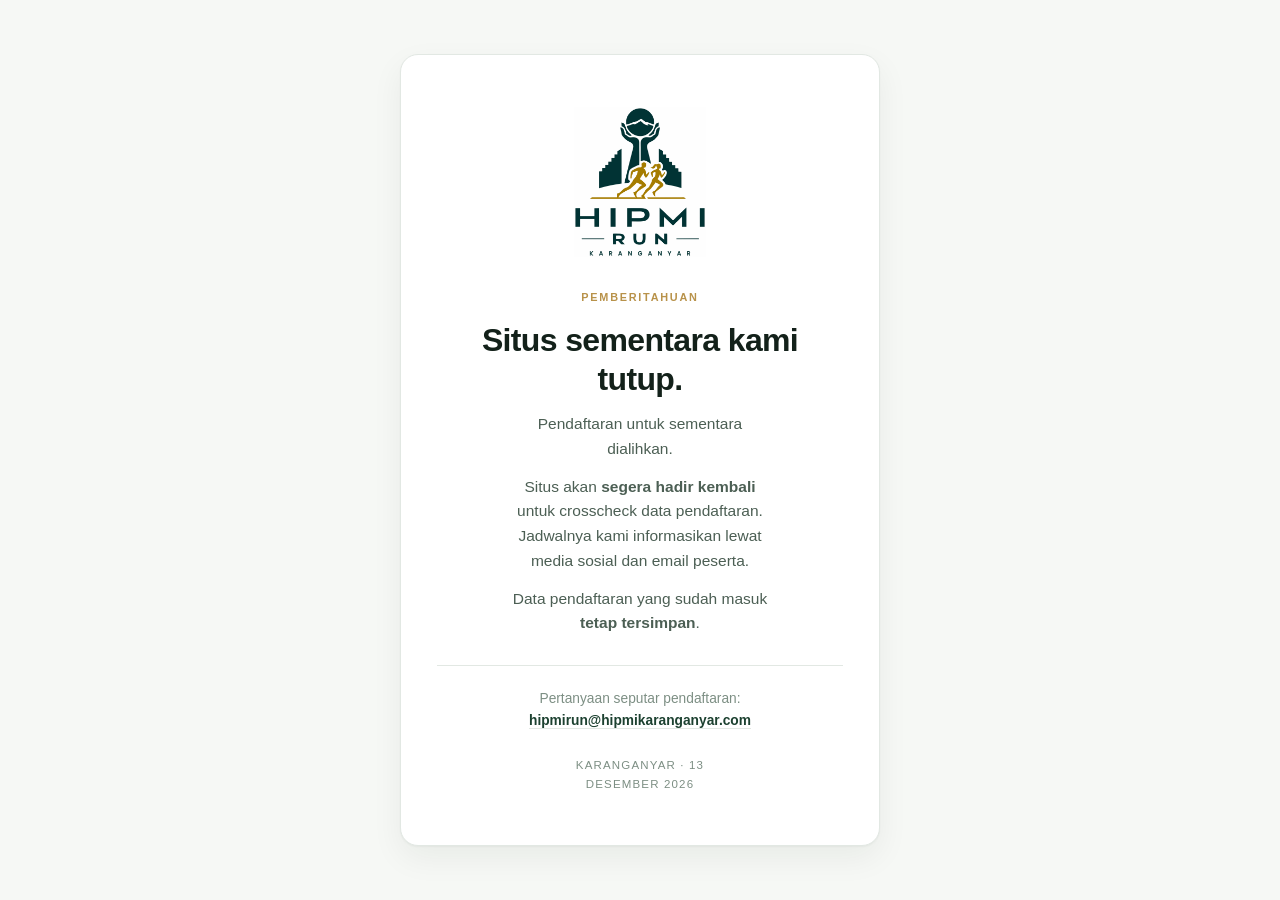
<file: run/index.html>
<!doctype html>
<html lang="id">
<head>
<meta charset="utf-8">
<meta name="viewport" content="width=device-width, initial-scale=1">
<title>HIPMI RUN KARANGANYAR VOL. #1</title>

<!-- Halaman penahan. Pendaftaran sedang ditutup panitia, jadi mesin pencari
     tidak perlu mengindeks keadaan sementara ini. -->
<meta name="robots" content="noindex, nofollow">
<meta name="description" content="HIPMI RUN KARANGANYAR VOL. #1 - situs sementara ditutup. Pendaftaran dialihkan; situs segera hadir kembali untuk crosscheck data pendaftaran.">

<link rel="icon" href="../assets/img/favicon.svg" type="image/svg+xml">
<link rel="apple-touch-icon" href="../assets/img/icon-192.png">
<link rel="manifest" href="../site.webmanifest">

<style>
  /* Semua gaya disematkan di sini: halaman ini harus tetap utuh walau
     seluruh berkas CSS situs dicabut. */
  :root{
    --bg:#f6f8f5; --surface:#ffffff;
    --ink:#13211a; --ink-2:#4c5f54; --ink-3:#7d8f84;
    --brand-ink:#1c4130; --brand-black:#0e2119;
    --gold:#b8924a; --line:#e2e8e3;
  }
  @media (prefers-color-scheme:dark){
    :root{
      --bg:#0b1710; --surface:#152219;
      --ink:#e9f2e9; --ink-2:#adbcb1; --ink-3:#86968b;
      --brand-ink:#152219; --brand-black:#070f0b;
      --line:#24352b;
    }
  }

  *{box-sizing:border-box}
  html,body{height:100%}
  body{
    margin:0; background:var(--bg); color:var(--ink);
    font-family:-apple-system,BlinkMacSystemFont,"Segoe UI",Roboto,Helvetica,Arial,sans-serif;
    display:grid; place-items:center; padding:2rem 1rem; line-height:1.6;
  }

  .kotak{
    width:100%; max-width:30rem; text-align:center;
    background:var(--surface); border:1px solid var(--line);
    border-radius:18px; padding:clamp(2rem,1.4rem + 2.6vw,3.25rem) clamp(1.25rem,1rem + 1.6vw,2.5rem);
    box-shadow:0 1px 2px rgba(14,33,25,.04), 0 12px 32px rgba(14,33,25,.06);
  }

  .logo{width:clamp(96px,26vw,132px); height:auto; margin:0 auto 1.6rem; display:block}

  .label{
    display:inline-block; font-size:.68rem; letter-spacing:.16em; text-transform:uppercase;
    font-weight:700; color:var(--gold); margin-bottom:.9rem;
  }

  h1{
    margin:0 0 .85rem; font-size:clamp(1.45rem,1.15rem + 1.3vw,2rem);
    line-height:1.22; letter-spacing:-.02em; font-weight:800;
  }

  p{margin:0 auto; max-width:30ch; color:var(--ink-2); font-size:.97rem}
  p + p{margin-top:.8rem}

  .garis{height:1px; background:var(--line); margin:1.8rem 0 1.4rem}

  .kontak{font-size:.86rem; color:var(--ink-3)}
  .kontak a{color:var(--brand-ink); font-weight:600; text-decoration:none; border-bottom:1px solid var(--line)}
  .kontak a:hover{border-bottom-color:currentColor}
  @media (prefers-color-scheme:dark){ .kontak a{color:#8fd3a6} }

  .jejak{margin-top:1.5rem; font-size:.72rem; letter-spacing:.1em; text-transform:uppercase; color:var(--ink-3)}
</style>
</head>
<body>
  <main class="kotak">
    <img class="logo" src="../assets/img/v2/logo.webp" alt="HIPMI RUN Karanganyar" width="132" height="132">

    <span class="label">Pemberitahuan</span>
    <h1>Situs sementara kami tutup.</h1>

    <p>Pendaftaran untuk sementara dialihkan.</p>
    <p>Situs akan <b>segera hadir kembali</b> untuk crosscheck data
       pendaftaran. Jadwalnya kami informasikan lewat media sosial dan
       email peserta.</p>
    <p>Data pendaftaran yang sudah masuk <b>tetap tersimpan</b>.</p>

    <div class="garis"></div>

    <p class="kontak">Pertanyaan seputar pendaftaran:<br>
      <a href="mailto:hipmirun@hipmikaranganyar.com">hipmirun@hipmikaranganyar.com</a>
    </p>

    <p class="jejak">Karanganyar &middot; 13 Desember 2026</p>
  </main>
</body>
</html>
</file>
